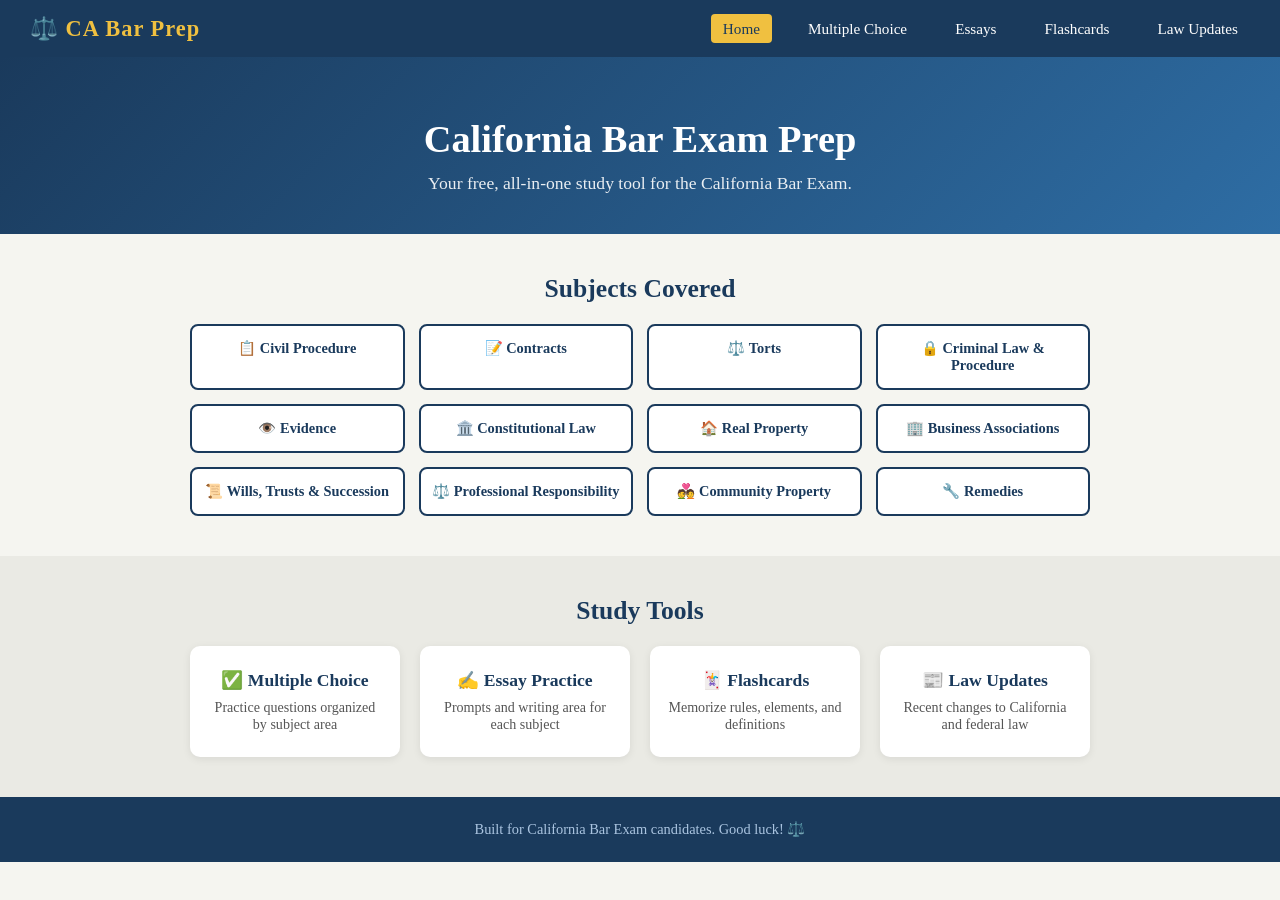
<file: index.html>
<!DOCTYPE html>
<html lang="en">
<head>
    <meta charset="UTF-8">
    <meta name="viewport" content="width=device-width, initial-scale=1.0">
    <title>California Bar Exam Prep</title>
    <link rel="stylesheet" href="style.css">
</head>
<body>

    <!-- HEADER AND NAVIGATION BAR -->
    <header>
        <div class="logo">⚖️ CA Bar Prep</div>
        <nav>
            <a href="index.html" class="active">Home</a>
            <a href="multiple-choice.html">Multiple Choice</a>
            <a href="essays.html">Essays</a>
            <a href="flashcards.html">Flashcards</a>
            <a href="law-updates.html">Law Updates</a>
        </nav>
    </header>

    <!-- MAIN CONTENT -->
    <main>
        <section class="hero">
            <h1>California Bar Exam Prep</h1>
            <p>Your free, all-in-one study tool for the California Bar Exam.</p>
        </section>

        <!-- SUBJECT AREAS -->
        <section class="subjects">
            <h2>Subjects Covered</h2>
            <div class="subject-grid">
                <div class="subject-card">📋 Civil Procedure</div>
                <div class="subject-card">📝 Contracts</div>
                <div class="subject-card">⚖️ Torts</div>
                <div class="subject-card">🔒 Criminal Law & Procedure</div>
                <div class="subject-card">👁️ Evidence</div>
                <div class="subject-card">🏛️ Constitutional Law</div>
                <div class="subject-card">🏠 Real Property</div>
                <div class="subject-card">🏢 Business Associations</div>
                <div class="subject-card">📜 Wills, Trusts & Succession</div>
                <div class="subject-card">⚖️ Professional Responsibility</div>
                <div class="subject-card">💑 Community Property</div>
                <div class="subject-card">🔧 Remedies</div>
            </div>
        </section>

        <!-- FEATURE CARDS -->
        <section class="features">
            <h2>Study Tools</h2>
            <div class="feature-grid">
                <a href="multiple-choice.html" class="feature-card">
                    <h3>✅ Multiple Choice</h3>
                    <p>Practice questions organized by subject area</p>
                </a>
                <a href="essays.html" class="feature-card">
                    <h3>✍️ Essay Practice</h3>
                    <p>Prompts and writing area for each subject</p>
                </a>
                <a href="flashcards.html" class="feature-card">
                    <h3>🃏 Flashcards</h3>
                    <p>Memorize rules, elements, and definitions</p>
                </a>
                <a href="law-updates.html" class="feature-card">
                    <h3>📰 Law Updates</h3>
                    <p>Recent changes to California and federal law</p>
                </a>
            </div>
        </section>
    </main>

    <!-- FOOTER -->
    <footer>
        <p>Built for California Bar Exam candidates. Good luck! ⚖️</p>
    </footer>

</body>
</html>
</file>
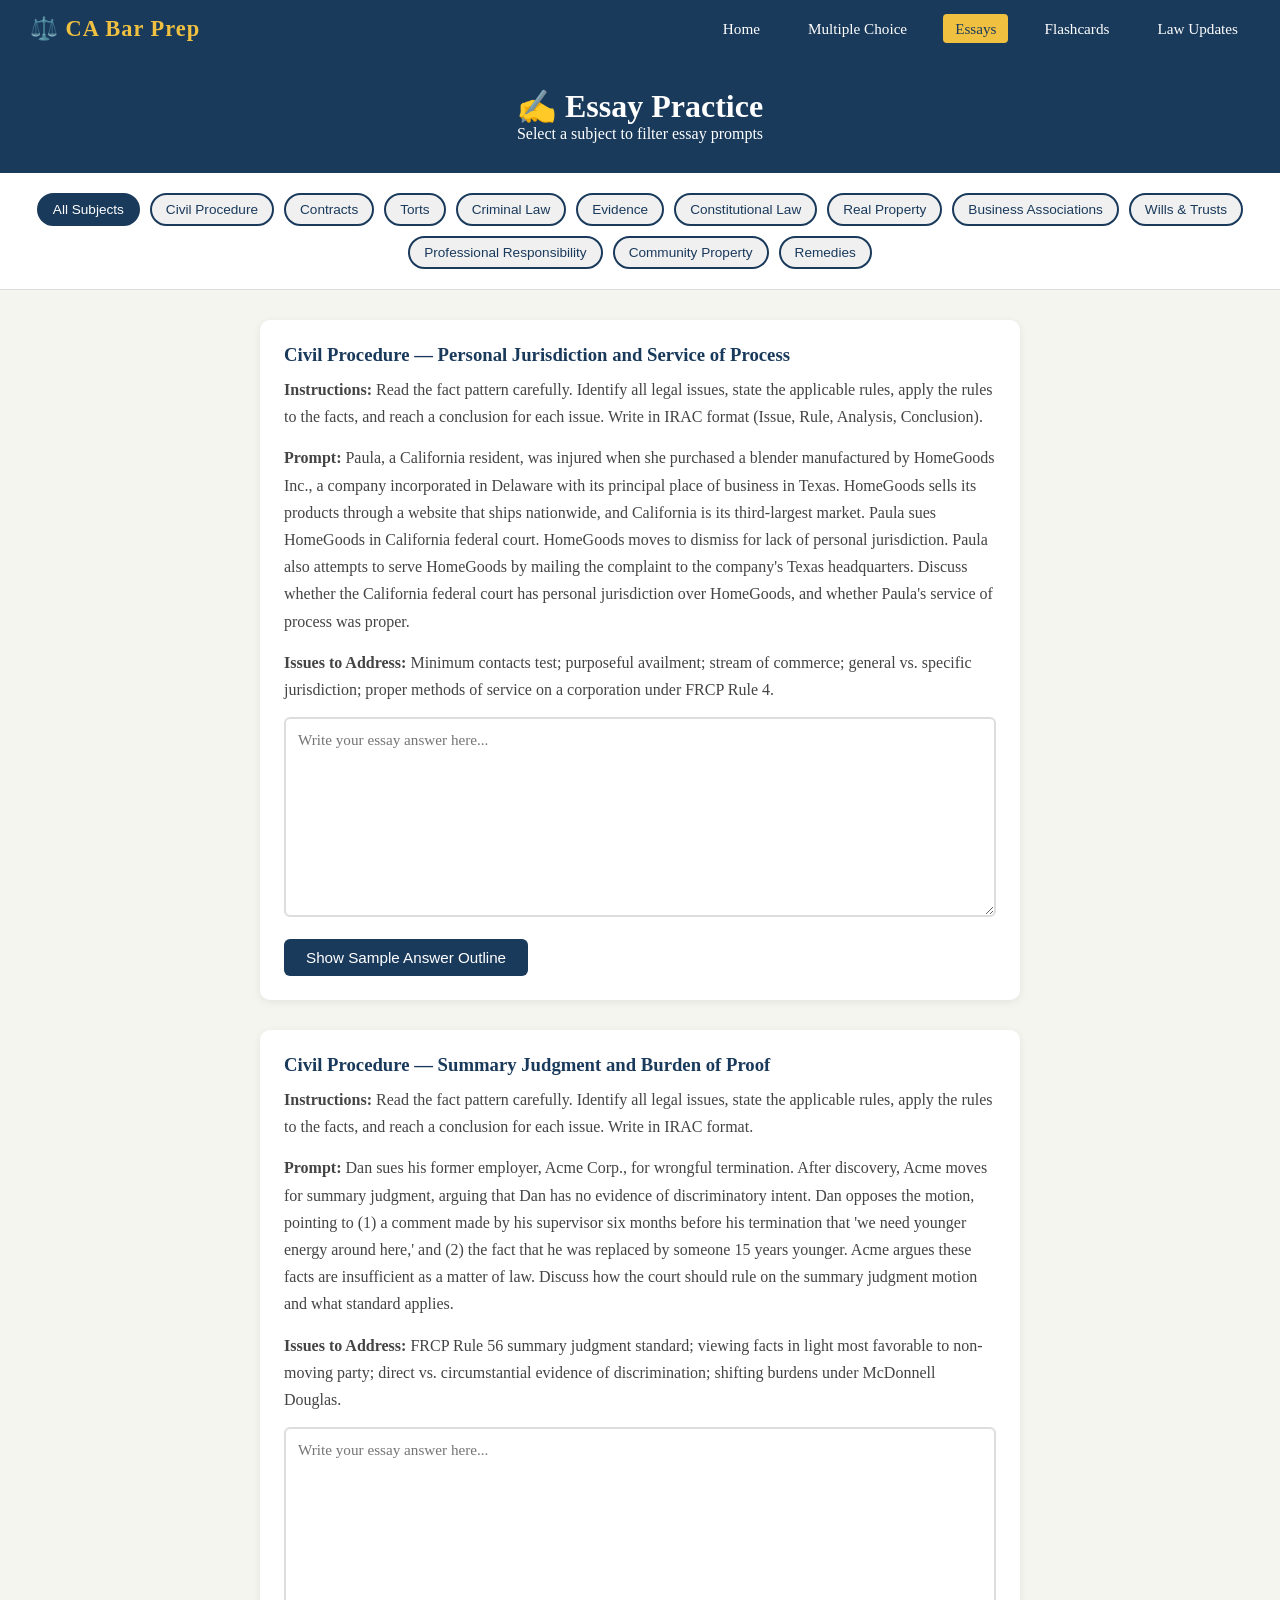
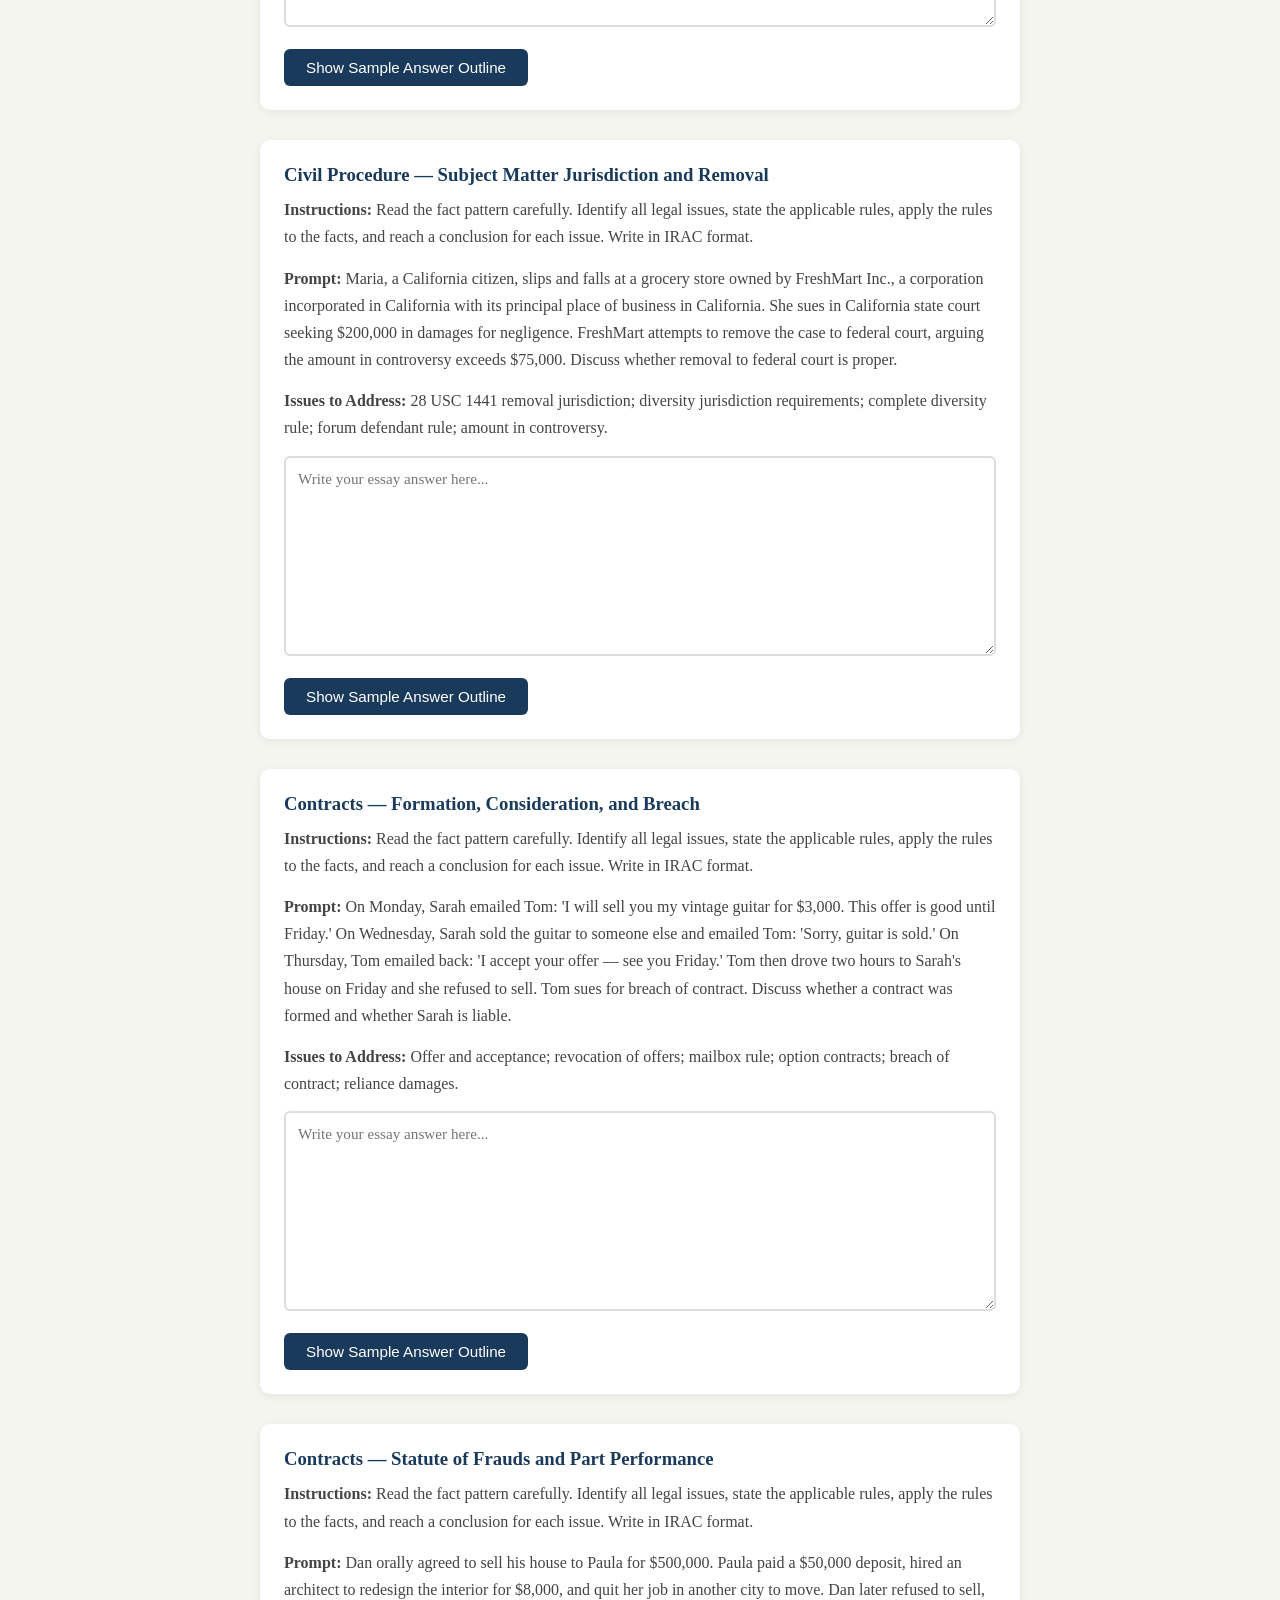
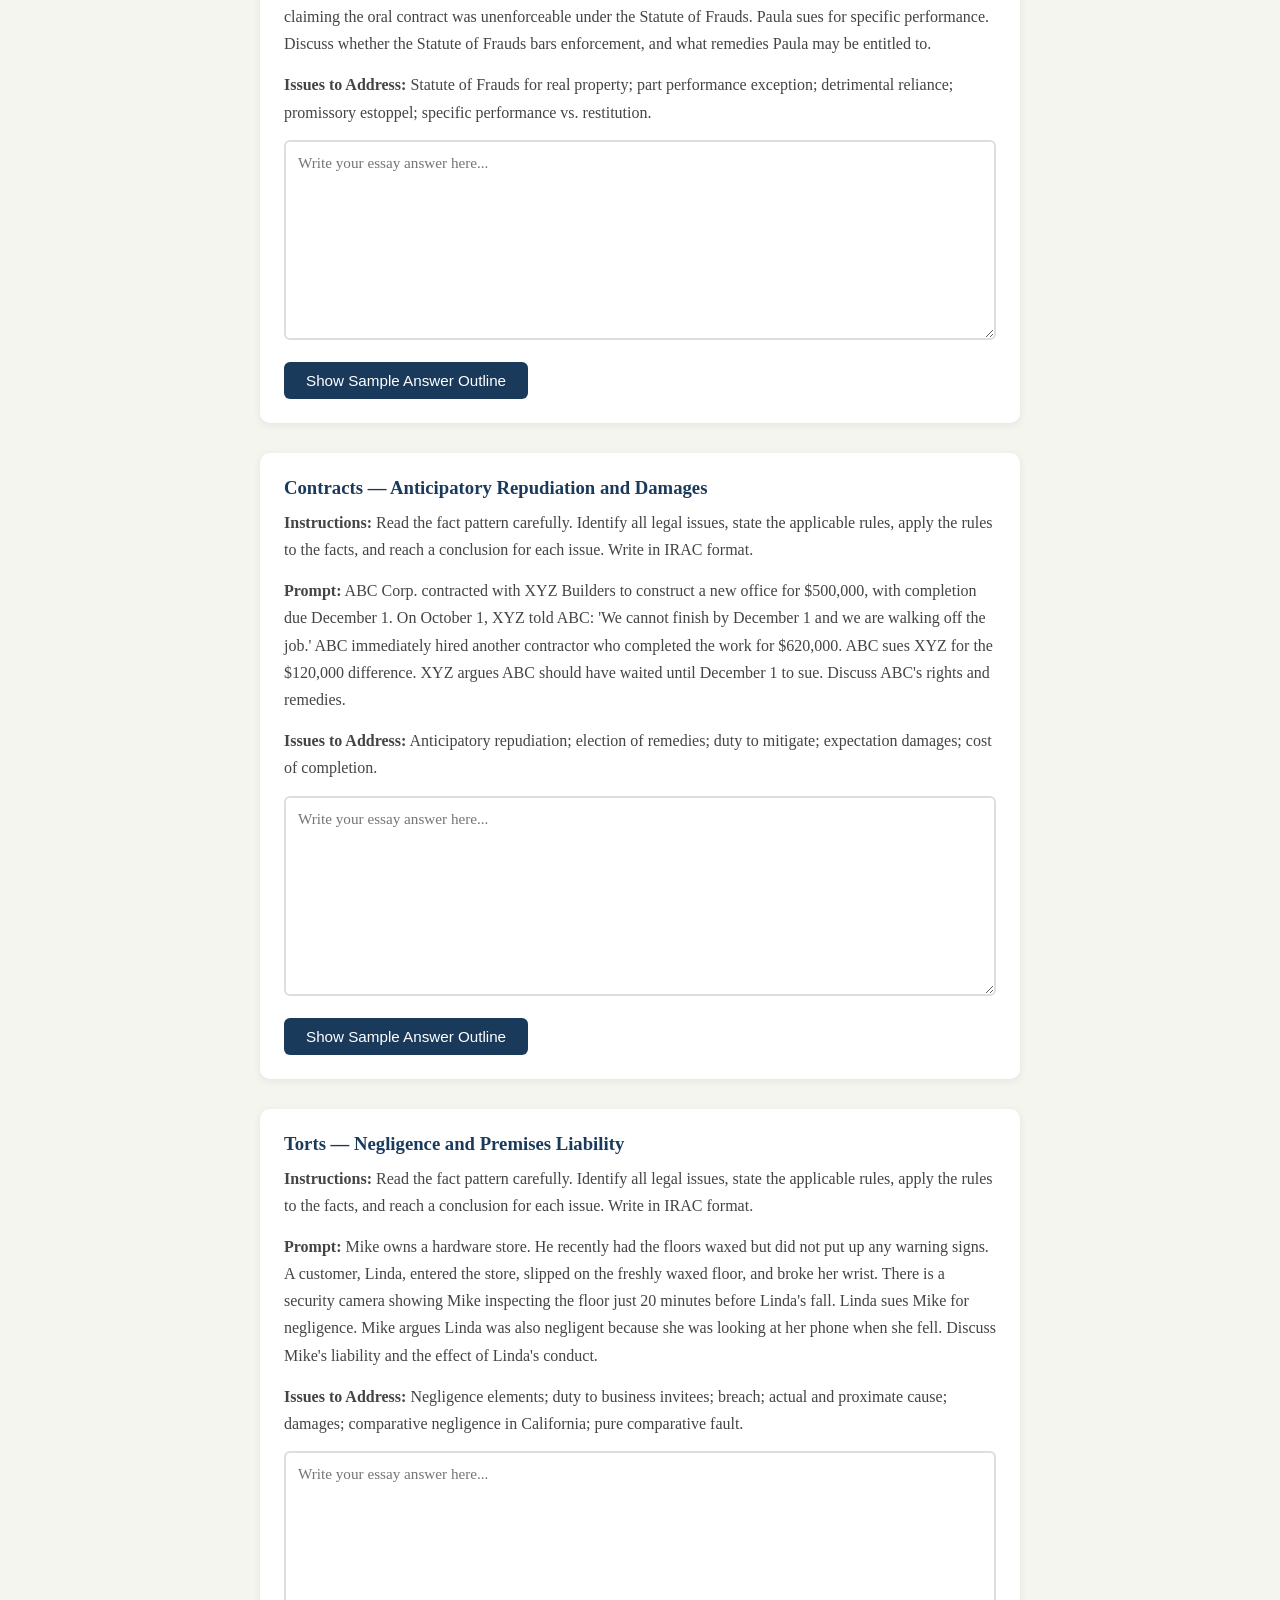
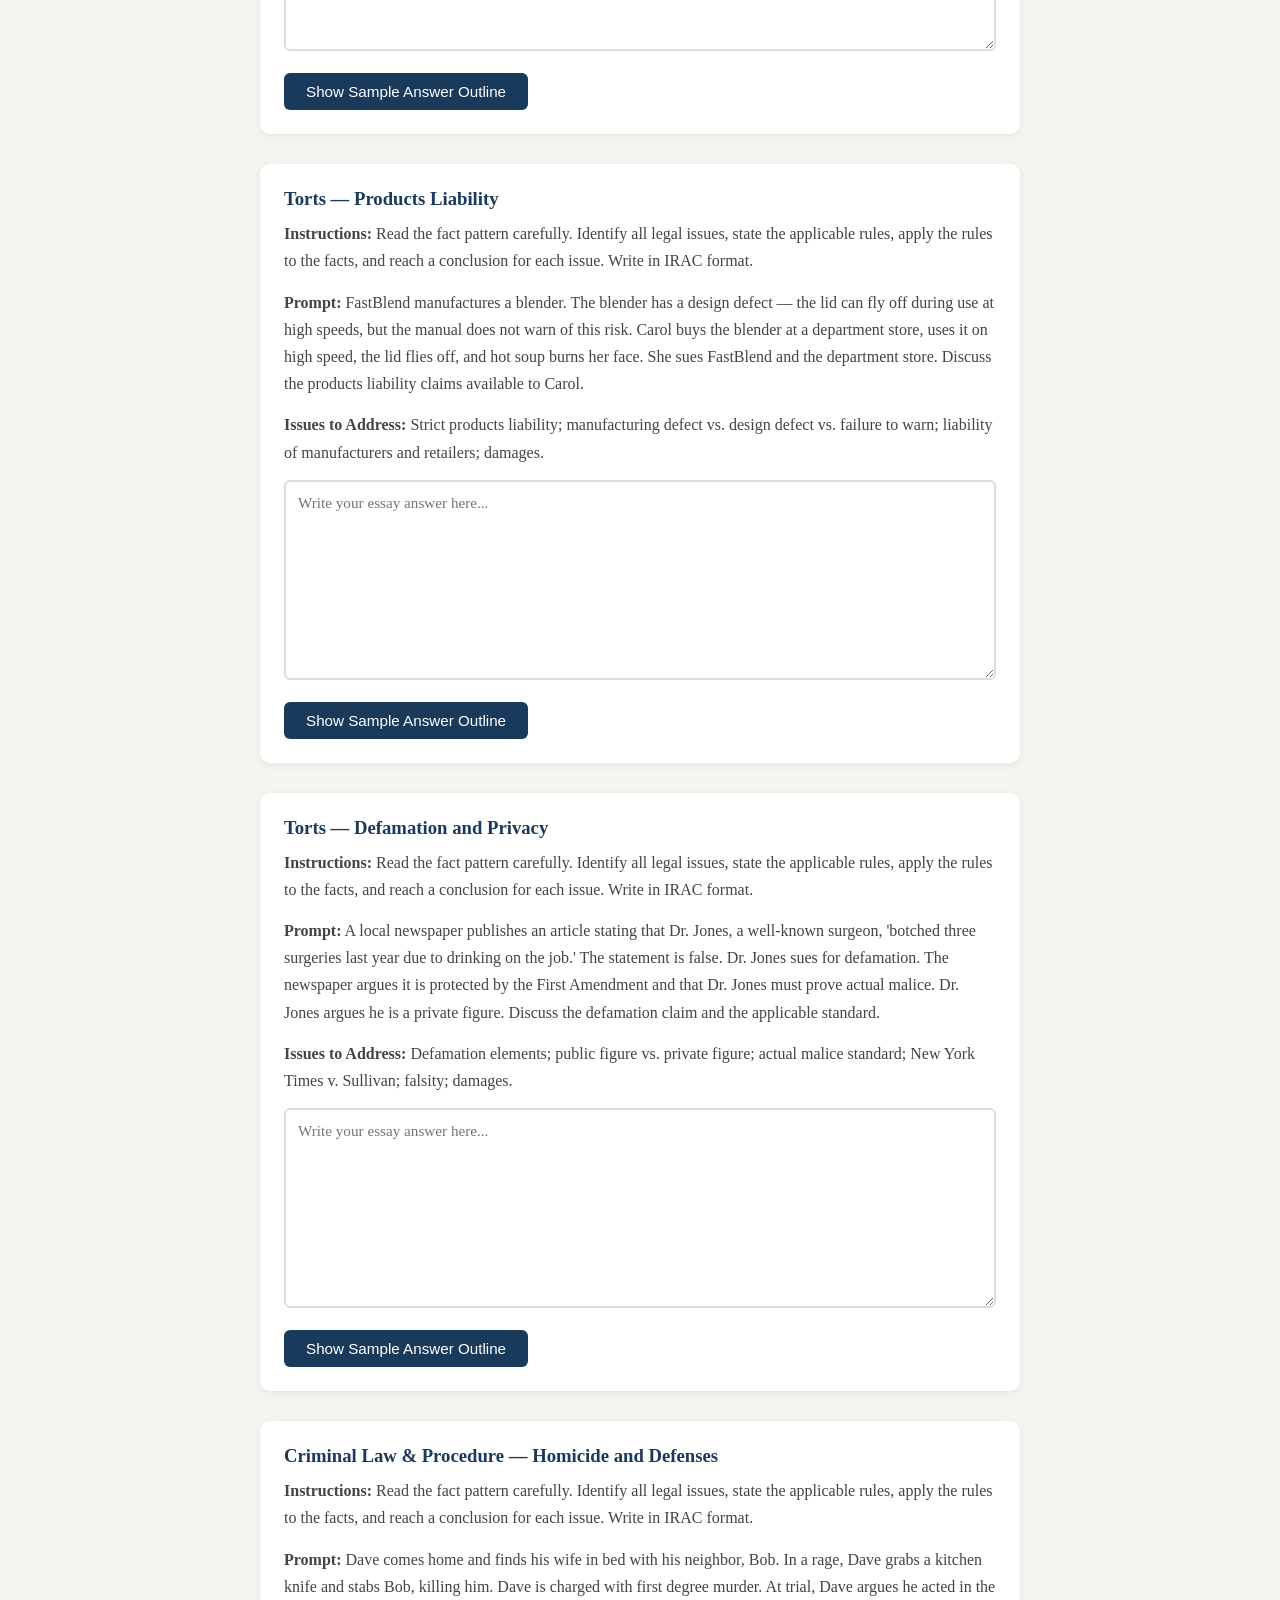
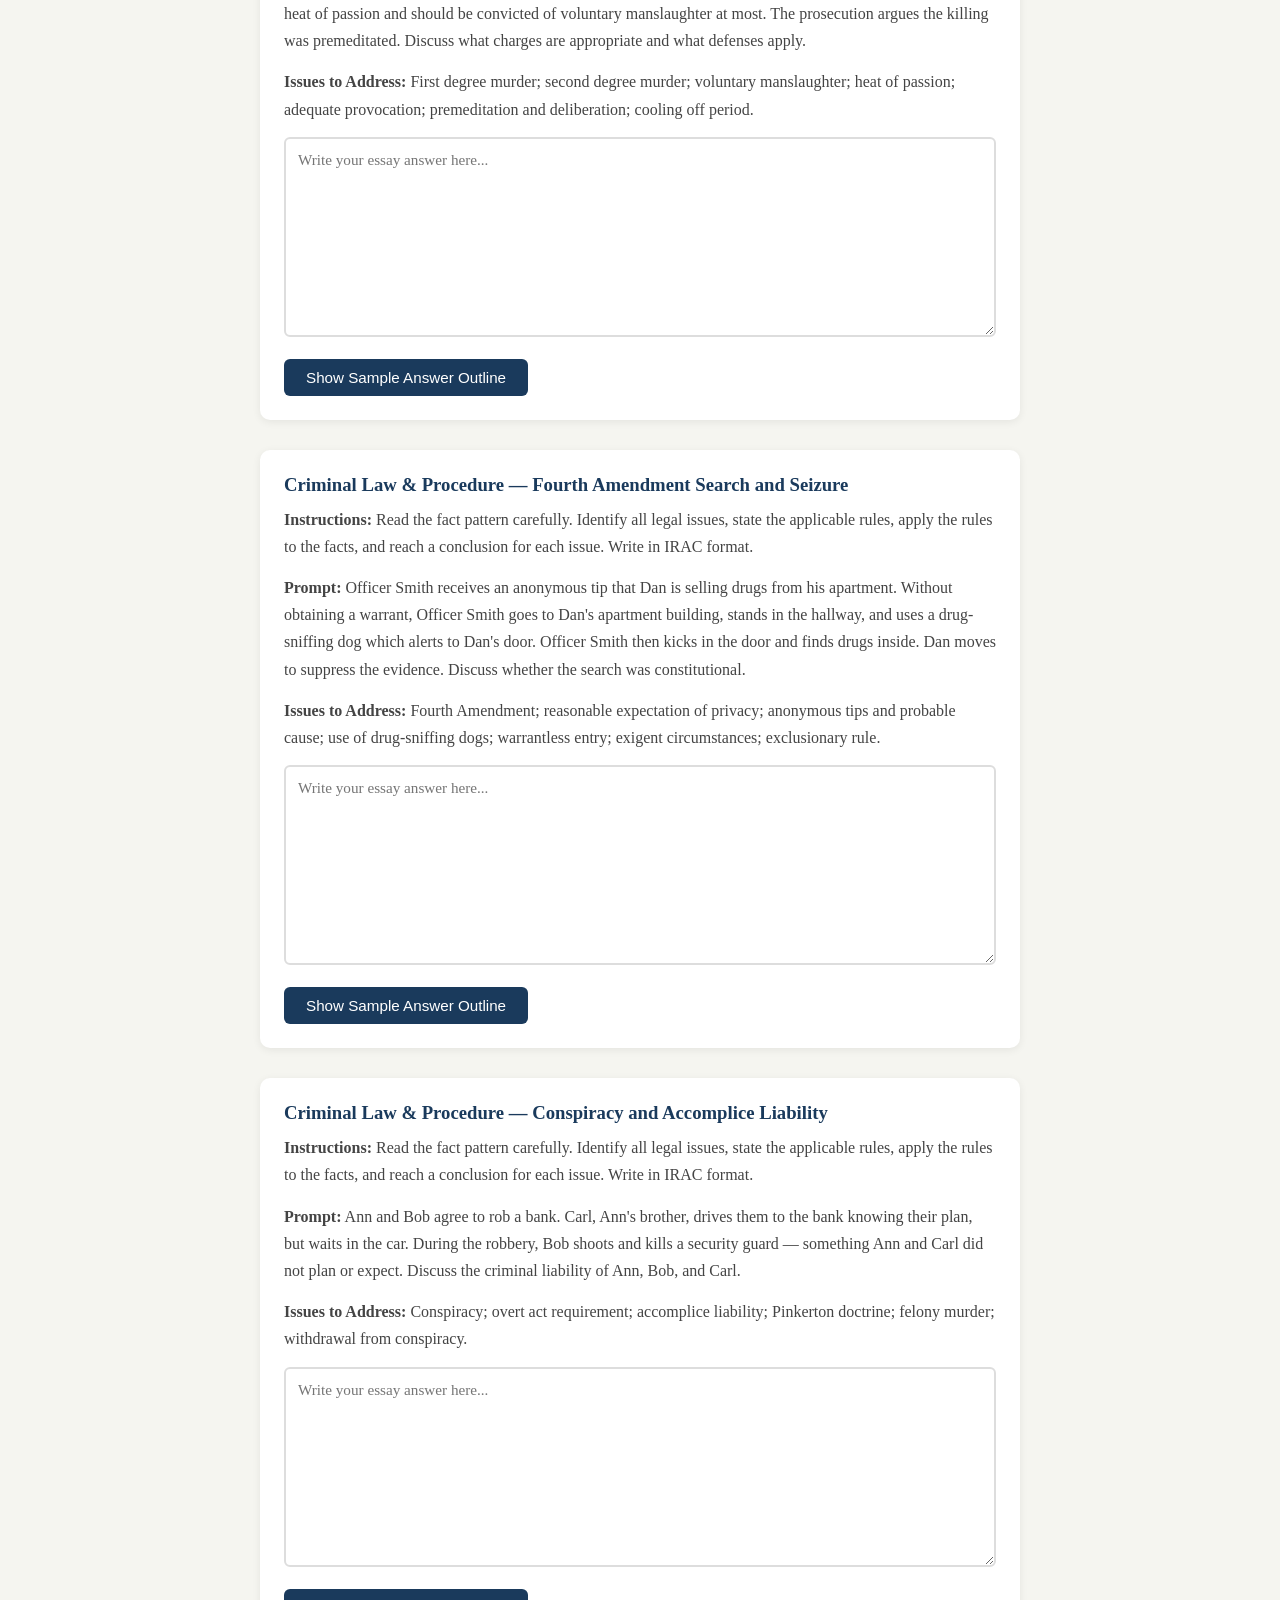
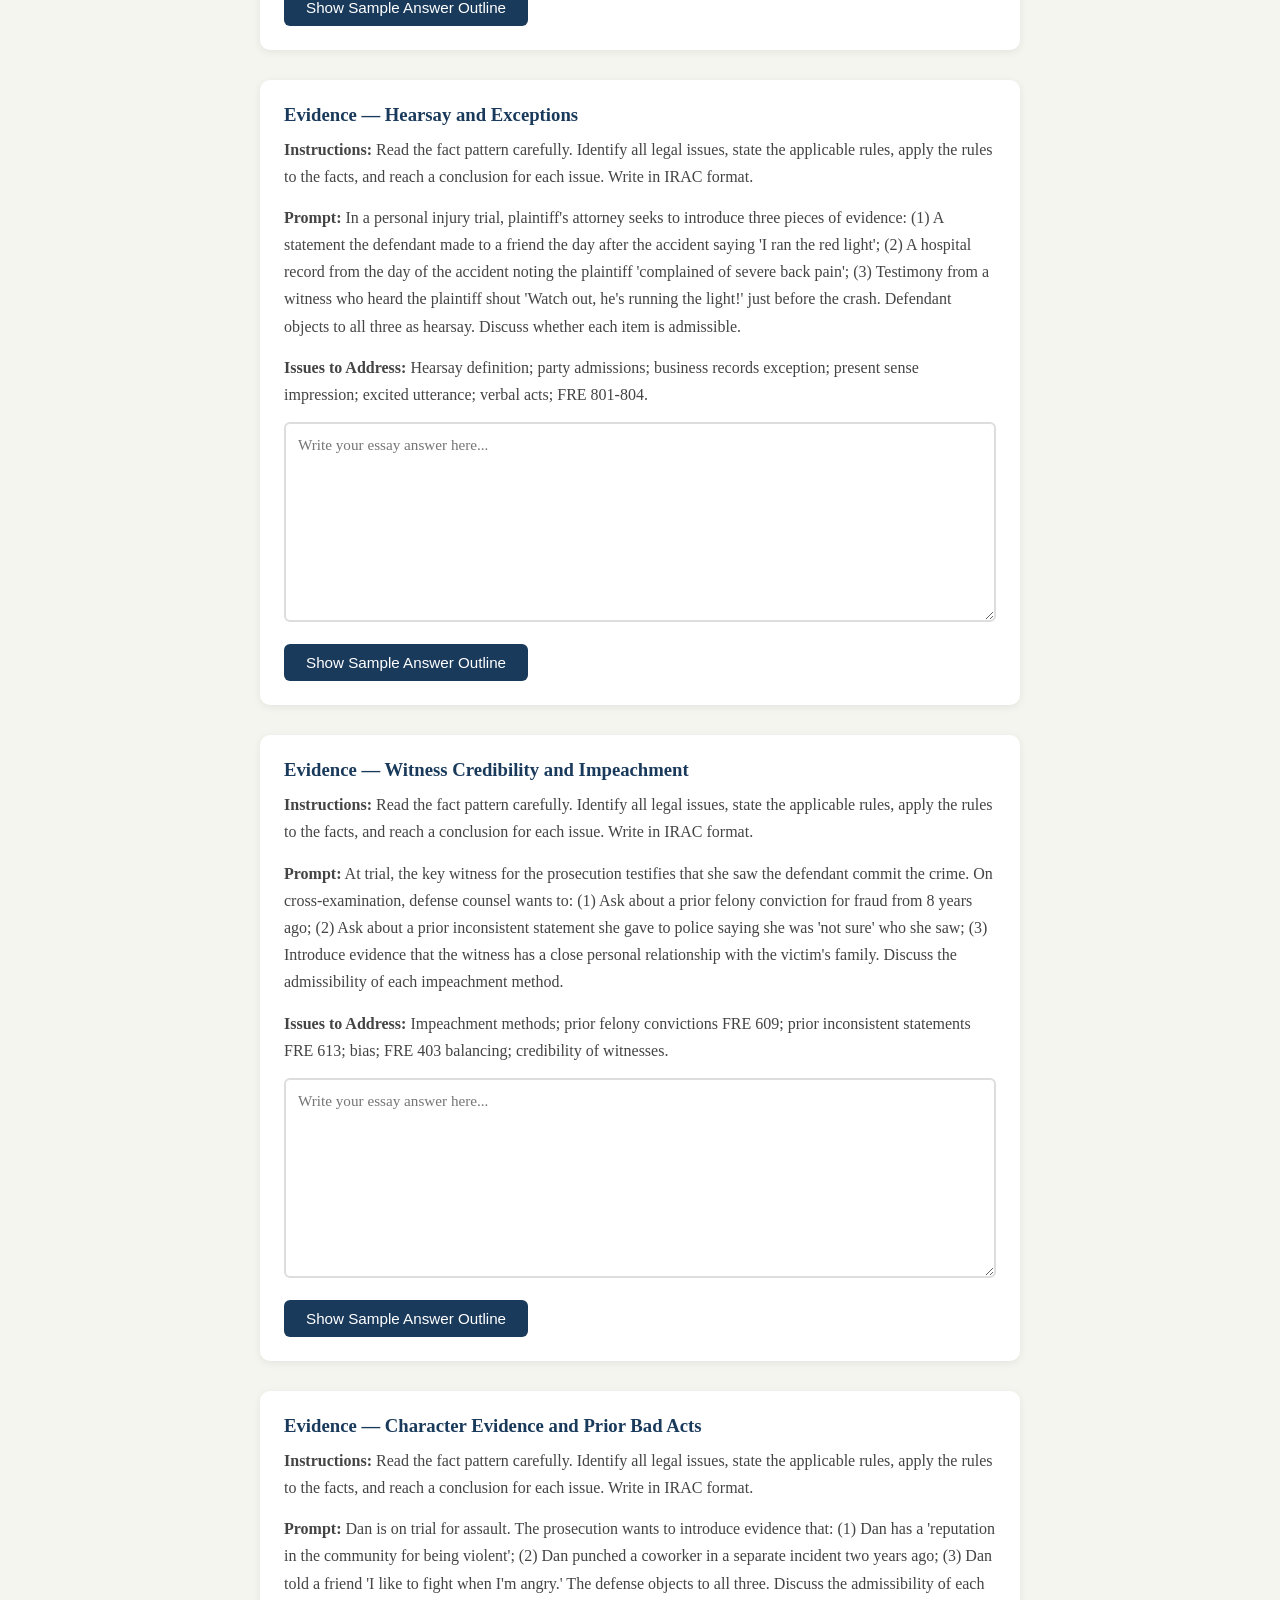
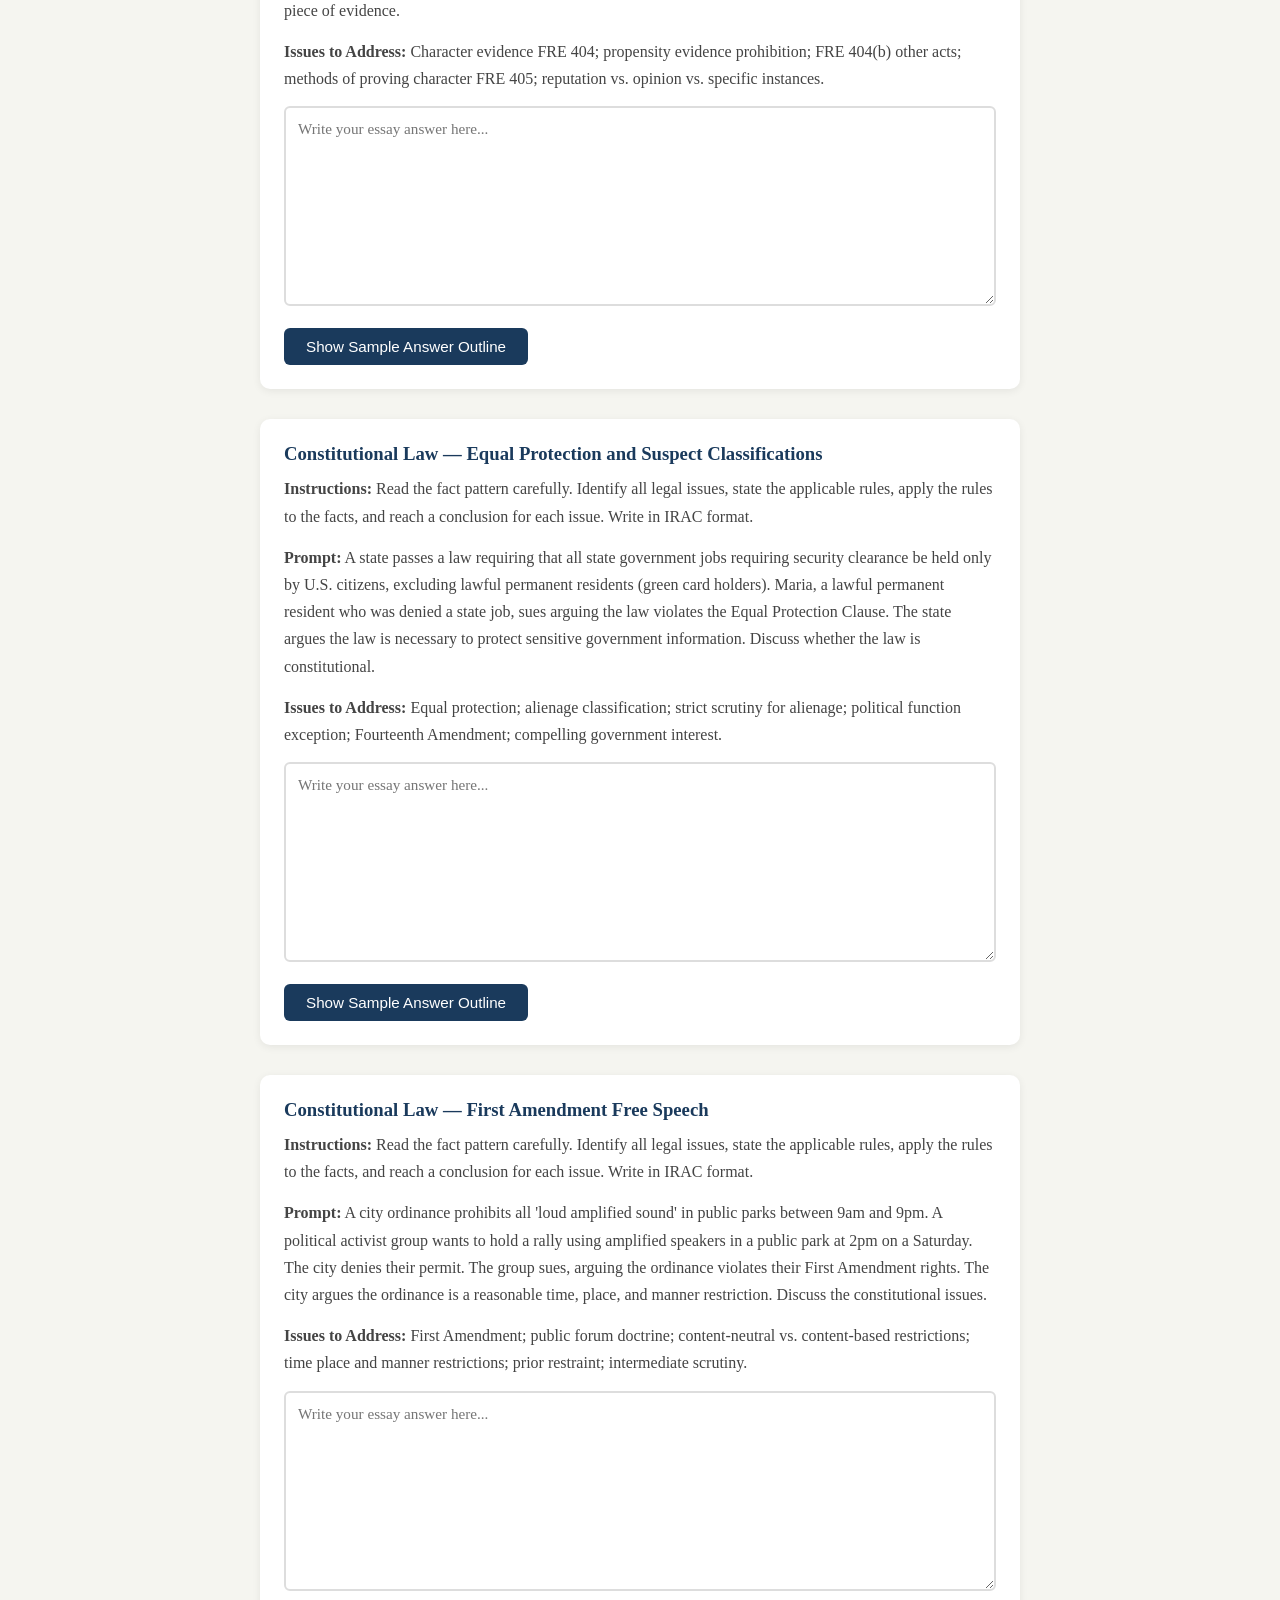
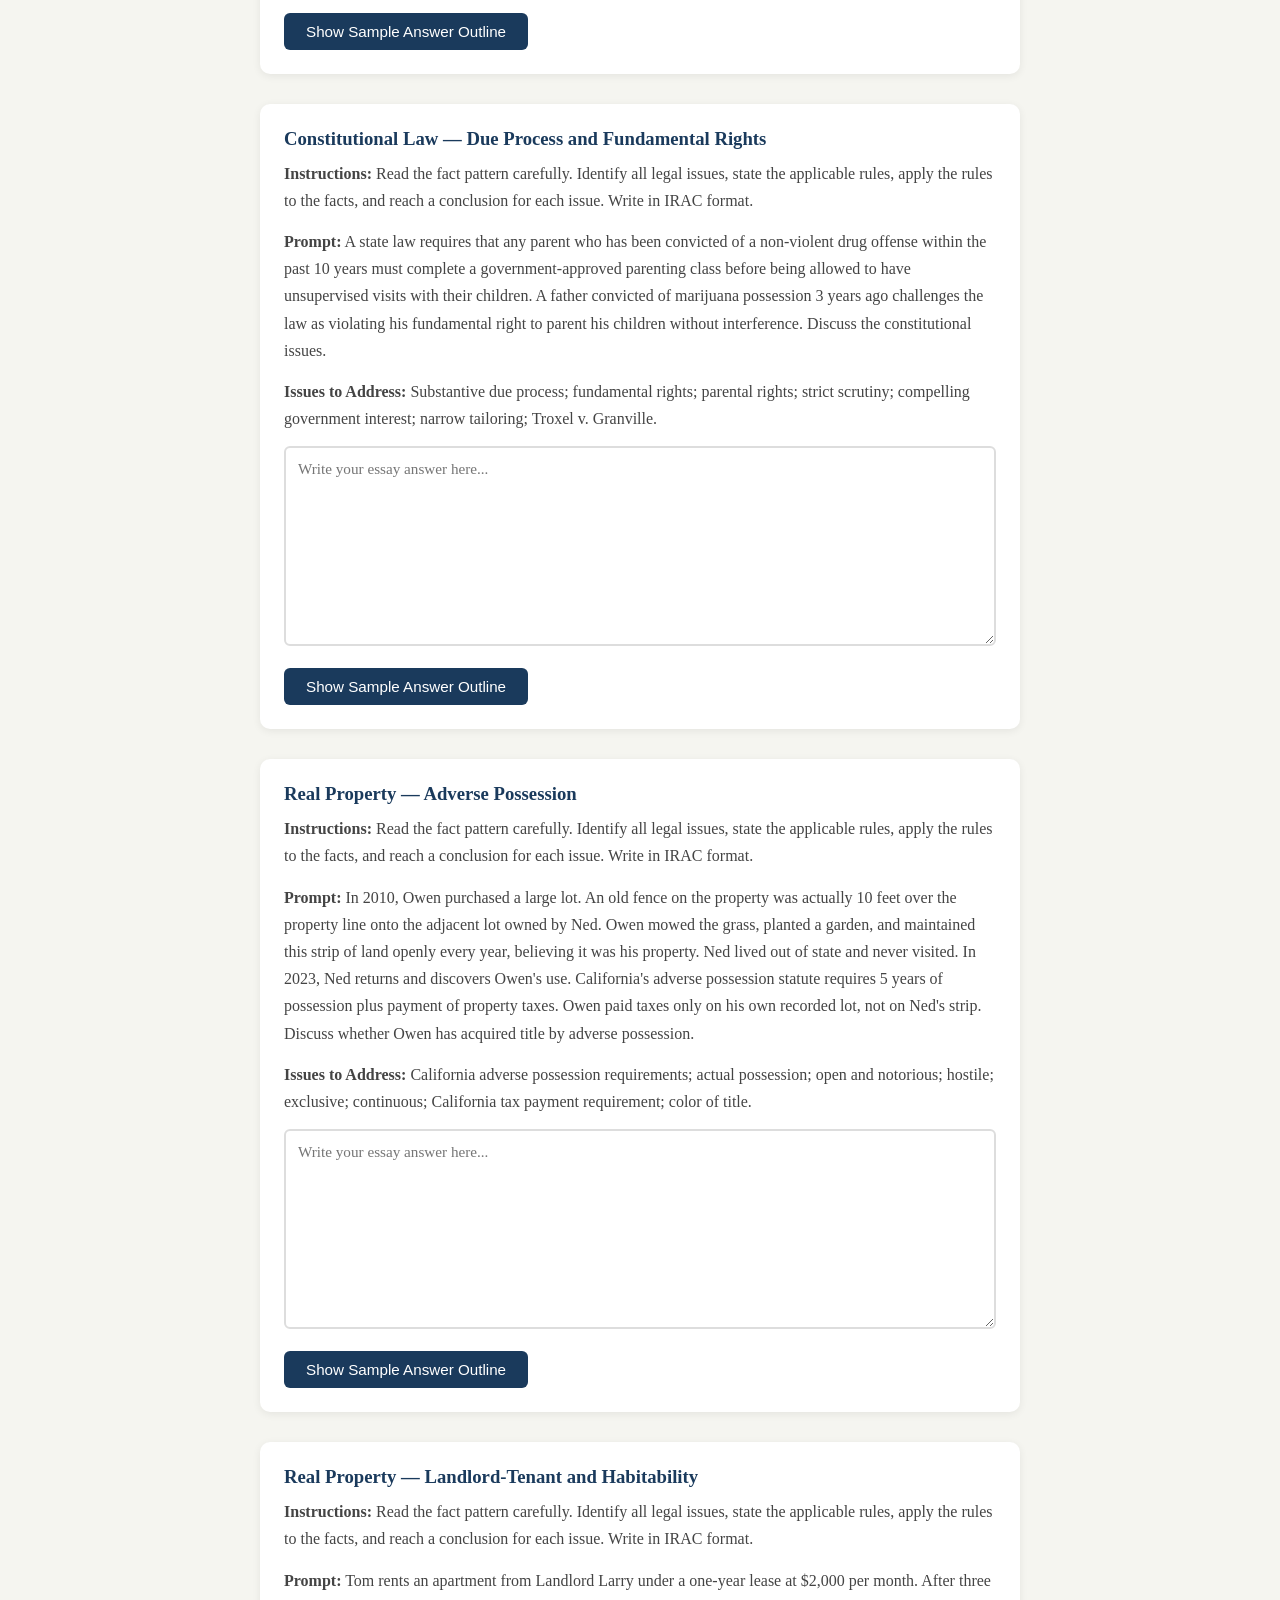
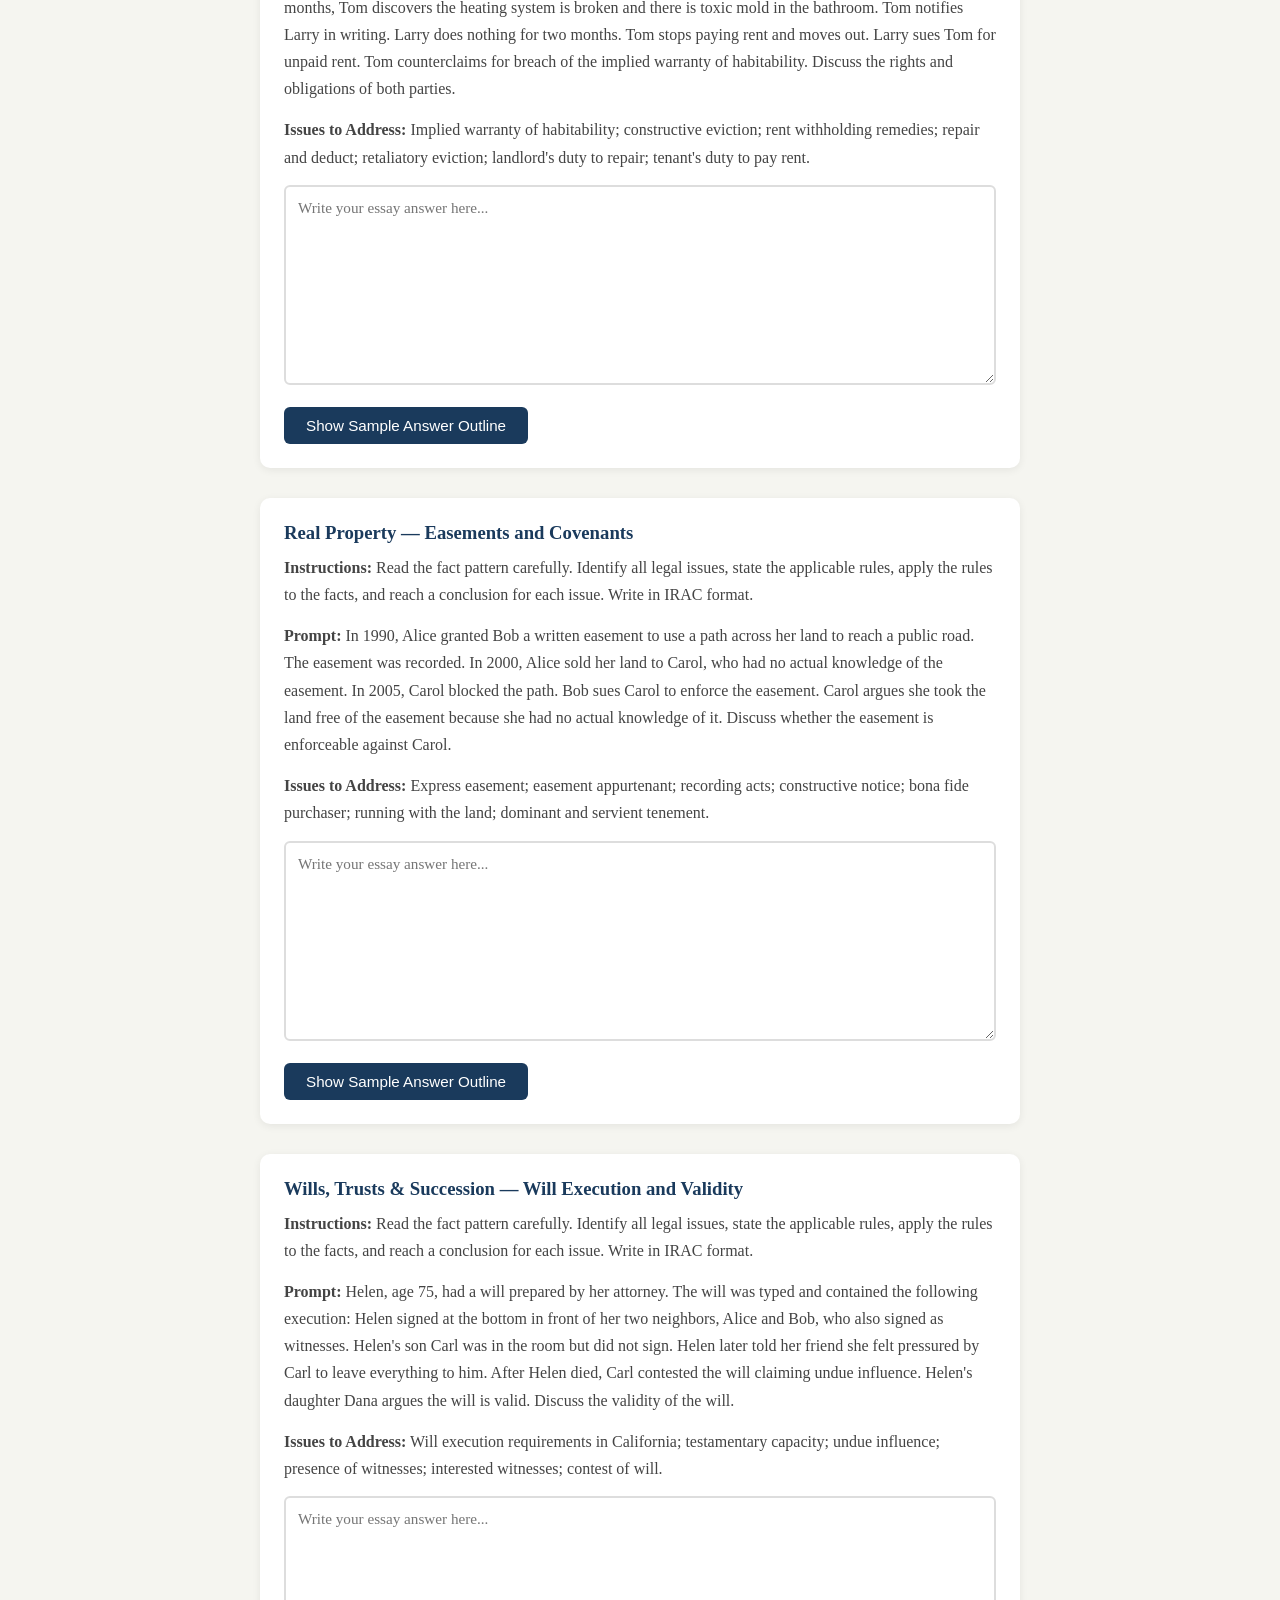
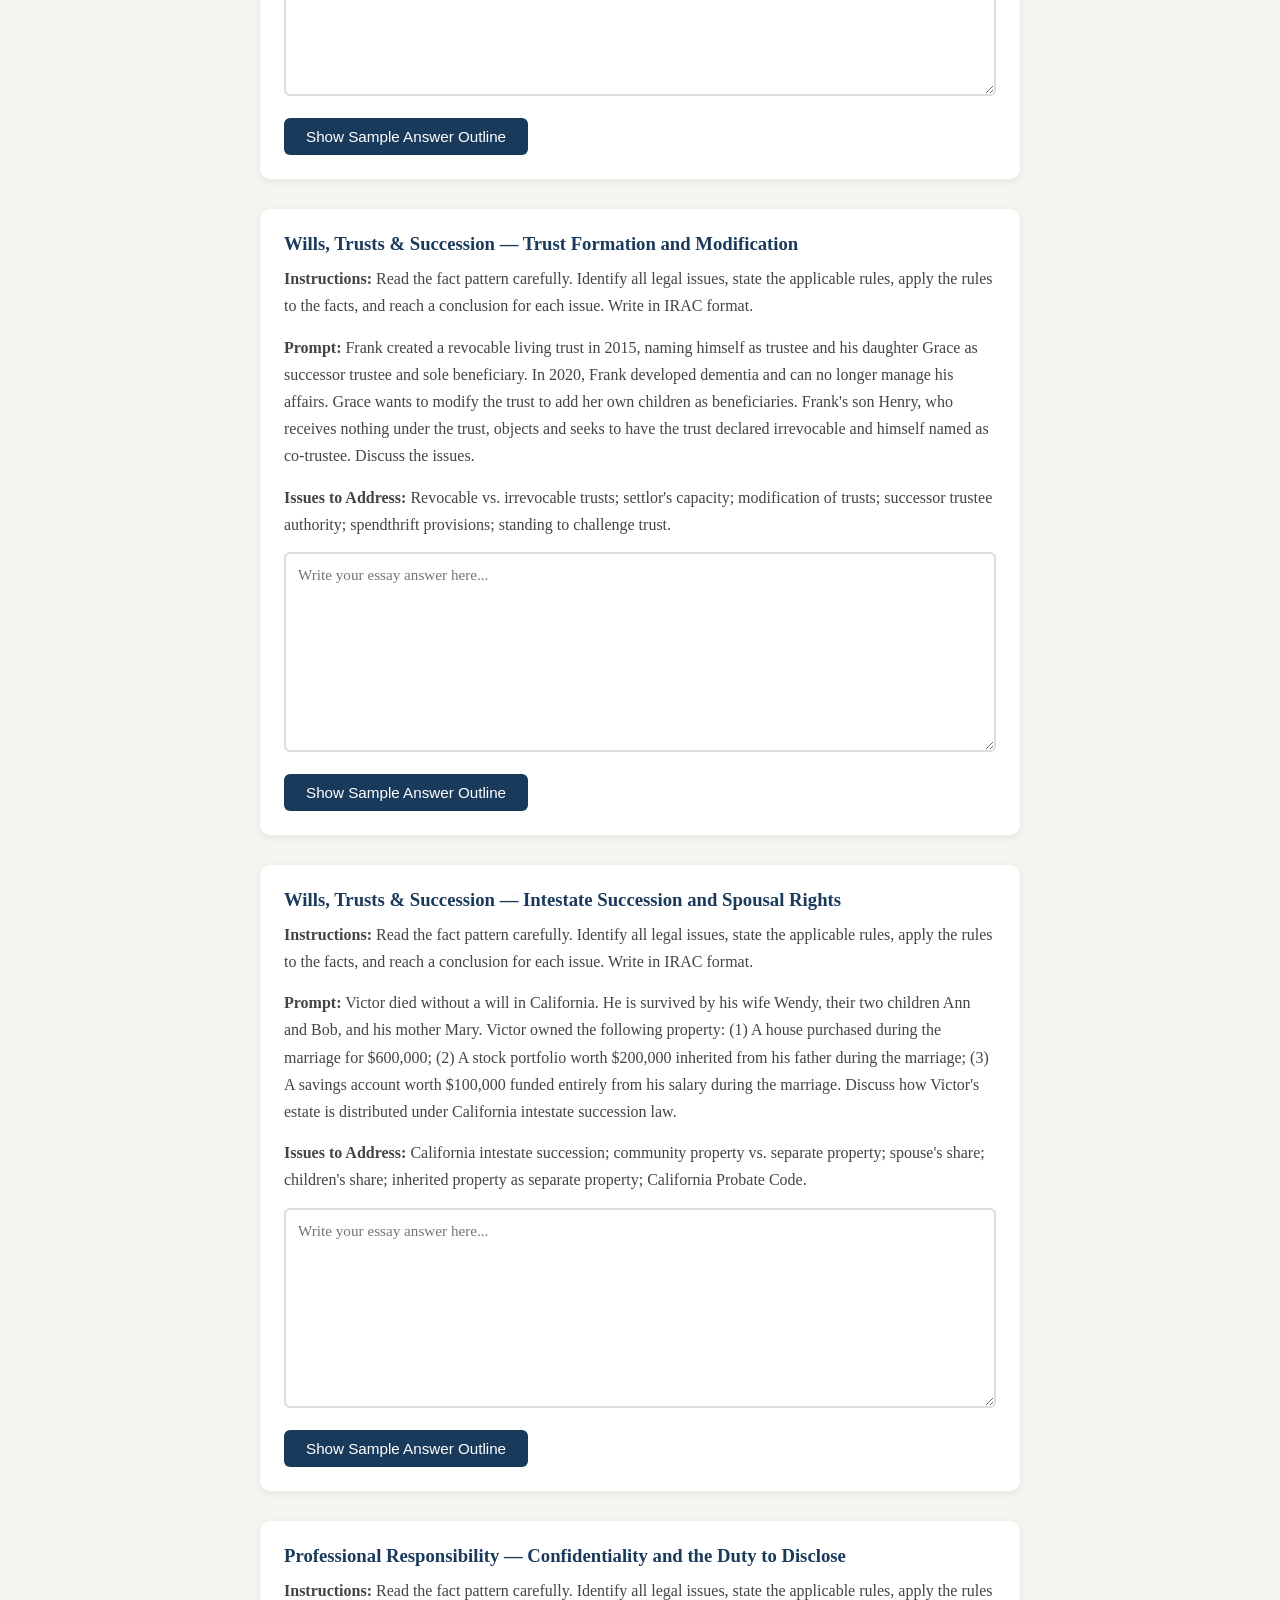
<file: essays.html>
<!DOCTYPE html>
<html lang="en">
<head>
    <meta charset="UTF-8">
    <meta name="viewport" content="width=device-width, initial-scale=1.0">
    <title>Essay Practice — CA Bar Prep</title>
    <link rel="stylesheet" href="style.css">
</head>
<body>

    <!-- HEADER -->
    <header>
        <div class="logo">⚖️ CA Bar Prep</div>
        <nav>
            <a href="index.html">Home</a>
            <a href="multiple-choice.html">Multiple Choice</a>
            <a href="essays.html" class="active">Essays</a>
            <a href="flashcards.html">Flashcards</a>
            <a href="law-updates.html">Law Updates</a>
        </nav>
    </header>

    <!-- PAGE TITLE -->
    <div class="page-title">
        <h1>✍️ Essay Practice</h1>
        <p>Select a subject to filter essay prompts</p>
    </div>

    <!-- SUBJECT FILTER BUTTONS -->
    <div class="filter-bar">
        <button class="filter-btn active" onclick="filterEssays('all')">All Subjects</button>
        <button class="filter-btn" onclick="filterEssays('civil-procedure')">Civil Procedure</button>
        <button class="filter-btn" onclick="filterEssays('contracts')">Contracts</button>
        <button class="filter-btn" onclick="filterEssays('torts')">Torts</button>
        <button class="filter-btn" onclick="filterEssays('criminal')">Criminal Law</button>
        <button class="filter-btn" onclick="filterEssays('evidence')">Evidence</button>
        <button class="filter-btn" onclick="filterEssays('constitutional')">Constitutional Law</button>
        <button class="filter-btn" onclick="filterEssays('real-property')">Real Property</button>
        <button class="filter-btn" onclick="filterEssays('business')">Business Associations</button>
        <button class="filter-btn" onclick="filterEssays('wills')">Wills & Trusts</button>
        <button class="filter-btn" onclick="filterEssays('professional')">Professional Responsibility</button>
        <button class="filter-btn" onclick="filterEssays('community')">Community Property</button>
        <button class="filter-btn" onclick="filterEssays('remedies')">Remedies</button>
    </div>

    <!-- ESSAYS AREA -->
    <div class="essay-container" id="essays-area"></div>

    <script src="essays.js"></script>
    <script>
        function renderEssays(filter) {
            const area = document.getElementById('essays-area');
            const filtered = filter === 'all'
                ? essays
                : essays.filter(e => e.subject === filter);

            if (filtered.length === 0) {
                area.innerHTML = '<p style="text-align:center;padding:40px;color:#888;">No essays found for this subject yet.</p>';
                return;
            }

            area.innerHTML = filtered.map((e, i) => `
                <div class="essay-card">
                    <h3>${e.subjectLabel} — ${e.title}</h3>
                    <p><strong>Instructions:</strong> ${e.instructions}</p>
                    <p><strong>Prompt:</strong> ${e.prompt}</p>
                    <p><strong>Issues to Address:</strong> ${e.issues}</p>
                    <textarea placeholder="Write your essay answer here..."></textarea>
                    <div style="margin-top:10px;">
                        <button class="check-btn" onclick="toggleSampleAnswer(${i})">Show Sample Answer Outline</button>
                        <div id="sample-${i}" style="display:none; margin-top:12px; padding:14px; background:#f0f7ff; border-radius:6px; line-height:1.7; color:#333;">
                            <strong>Sample Answer Outline:</strong><br>${e.sampleAnswer}
                        </div>
                    </div>
                </div>
            `).join('');
        }

        function toggleSampleAnswer(index) {
            const div = document.getElementById(`sample-${index}`);
            div.style.display = div.style.display === 'none' ? 'block' : 'none';
        }

        function filterEssays(subject) {
            document.querySelectorAll('.filter-btn').forEach(btn => btn.classList.remove('active'));
            event.target.classList.add('active');
            renderEssays(subject);
        }

        renderEssays('all');
    </script>

</body>
</html>
</file>
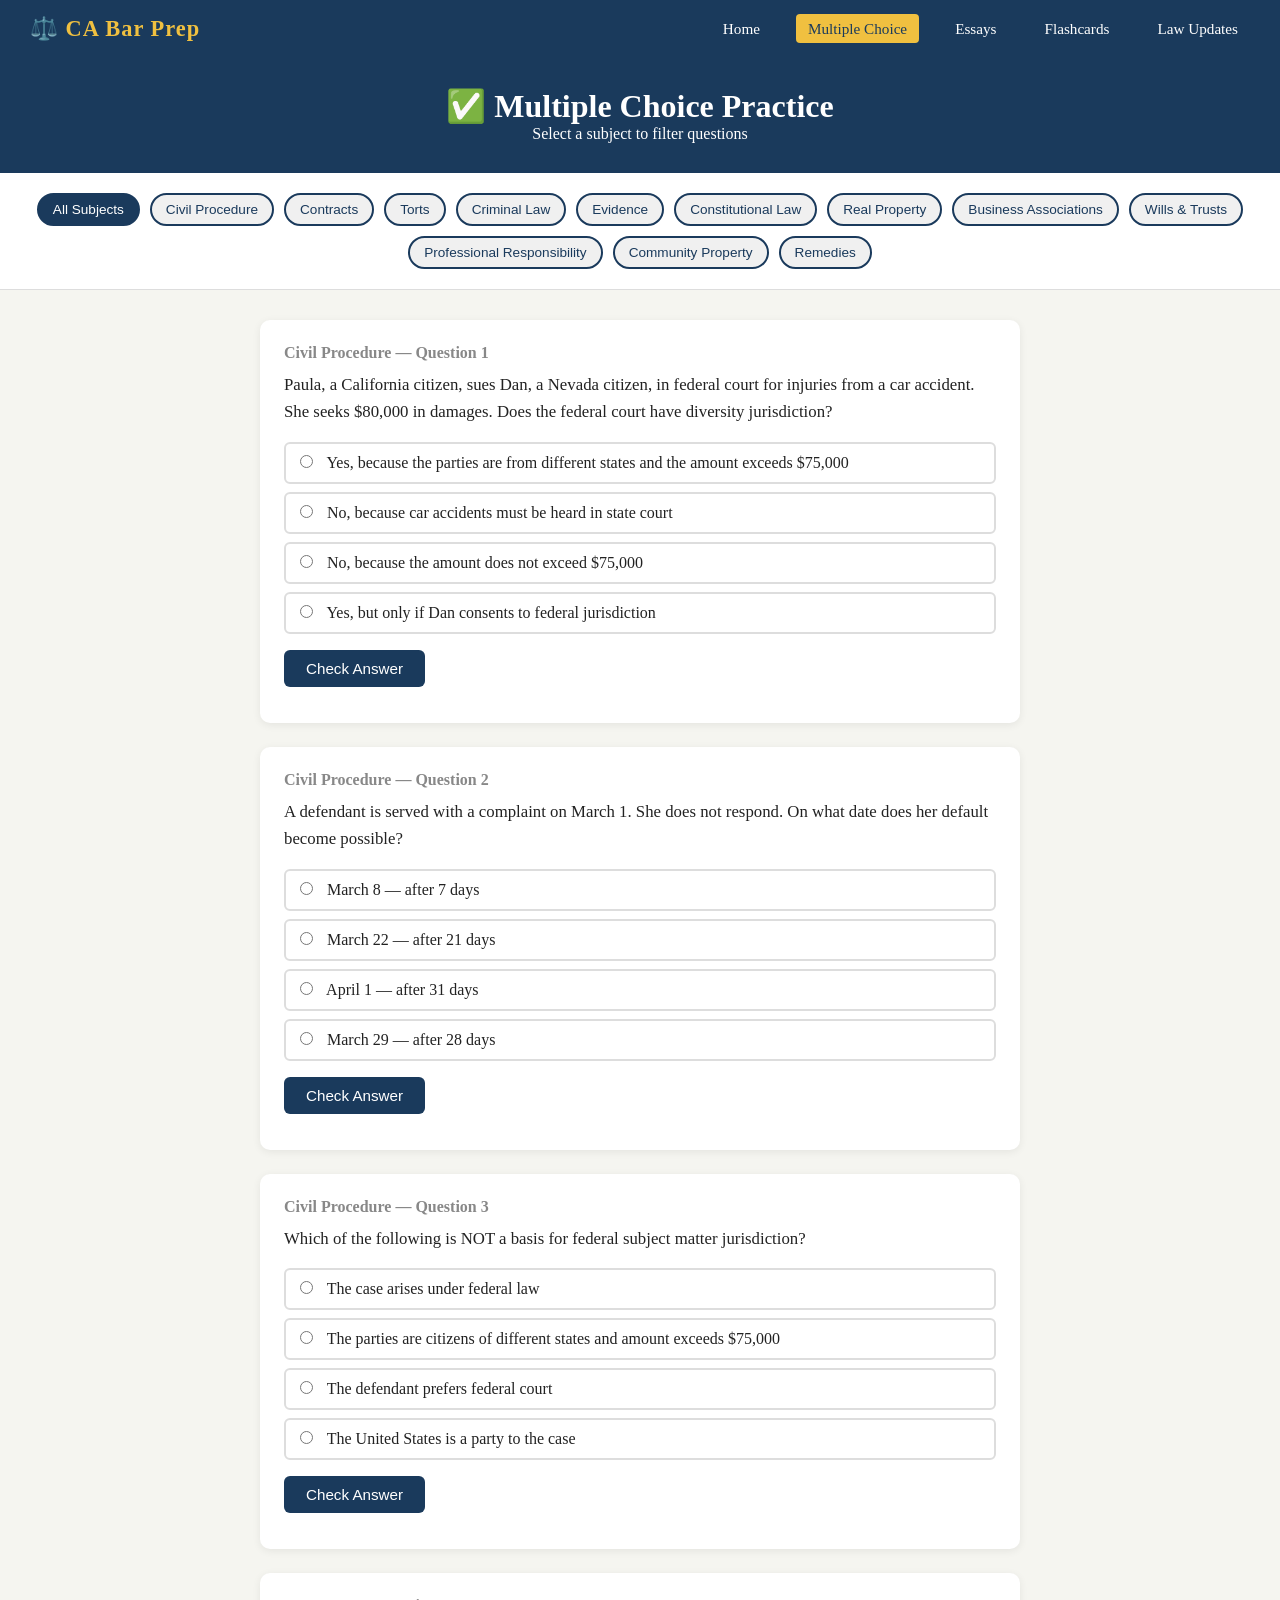
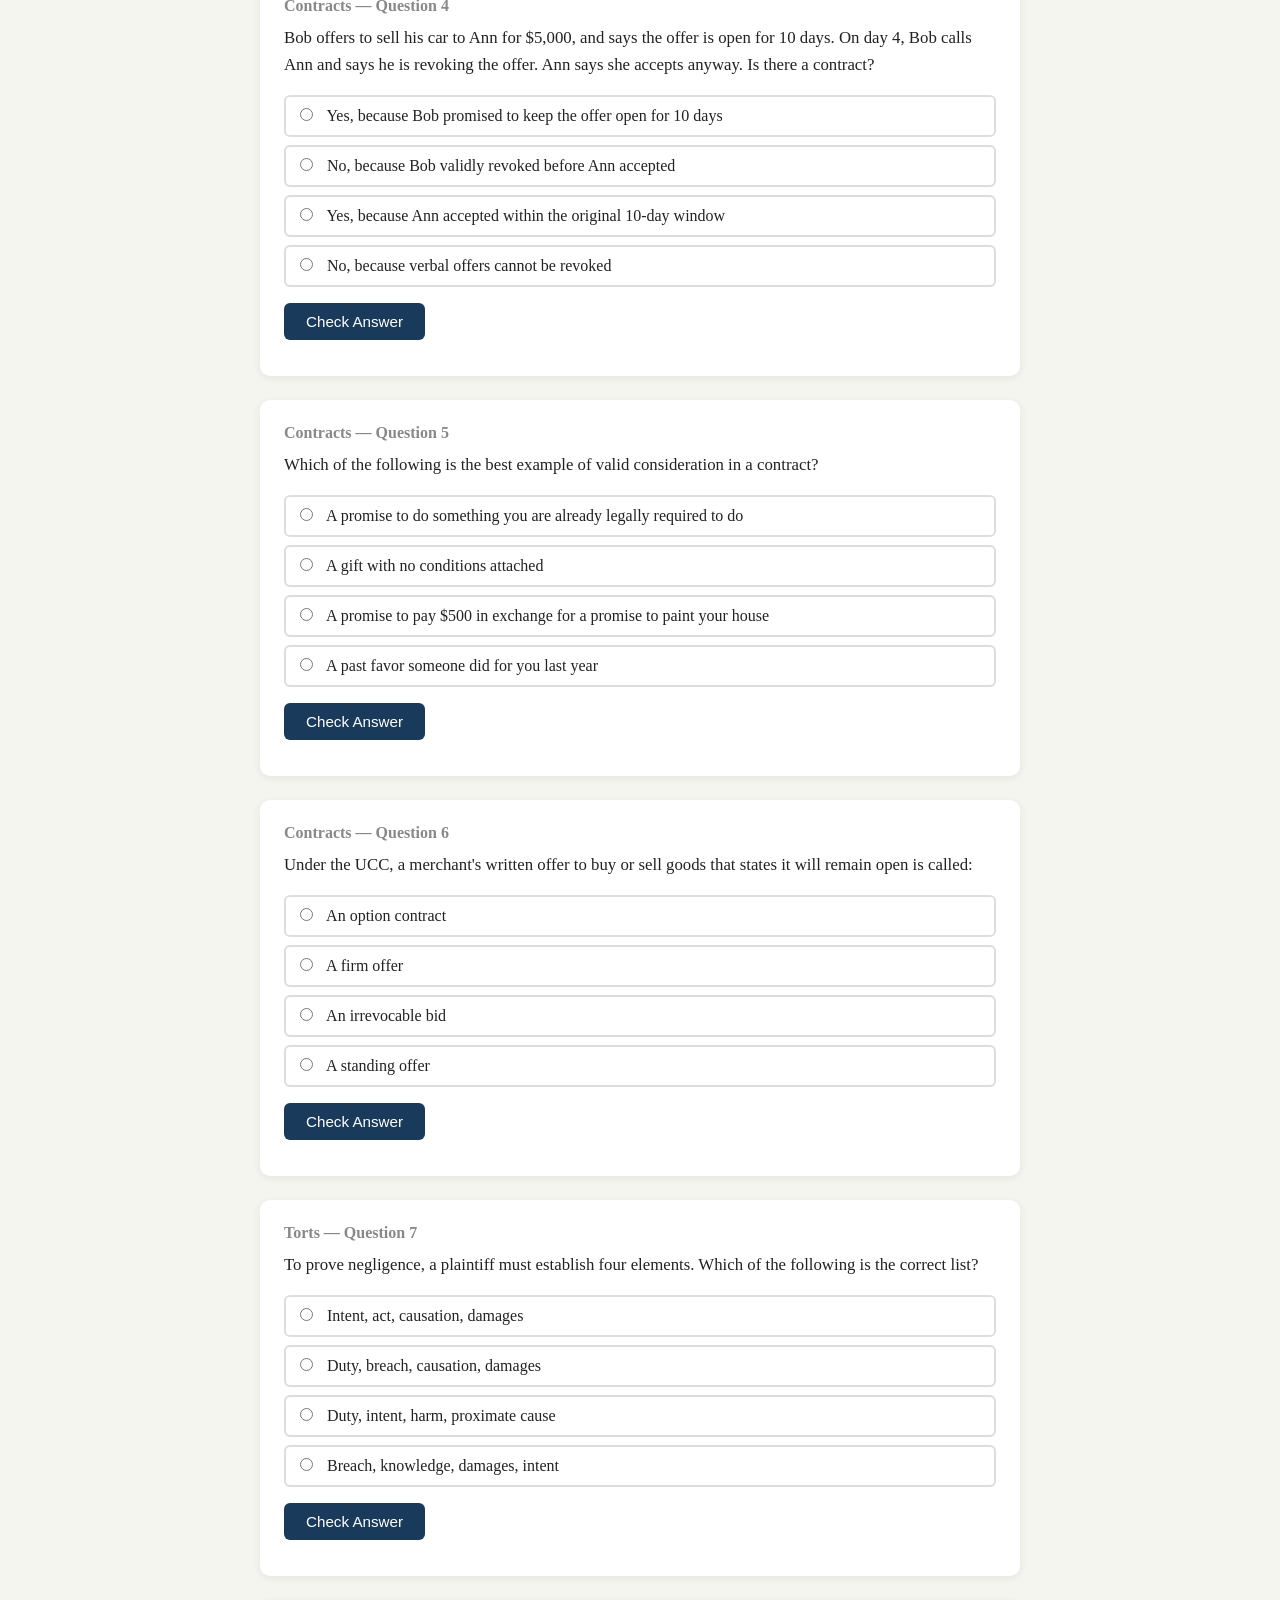
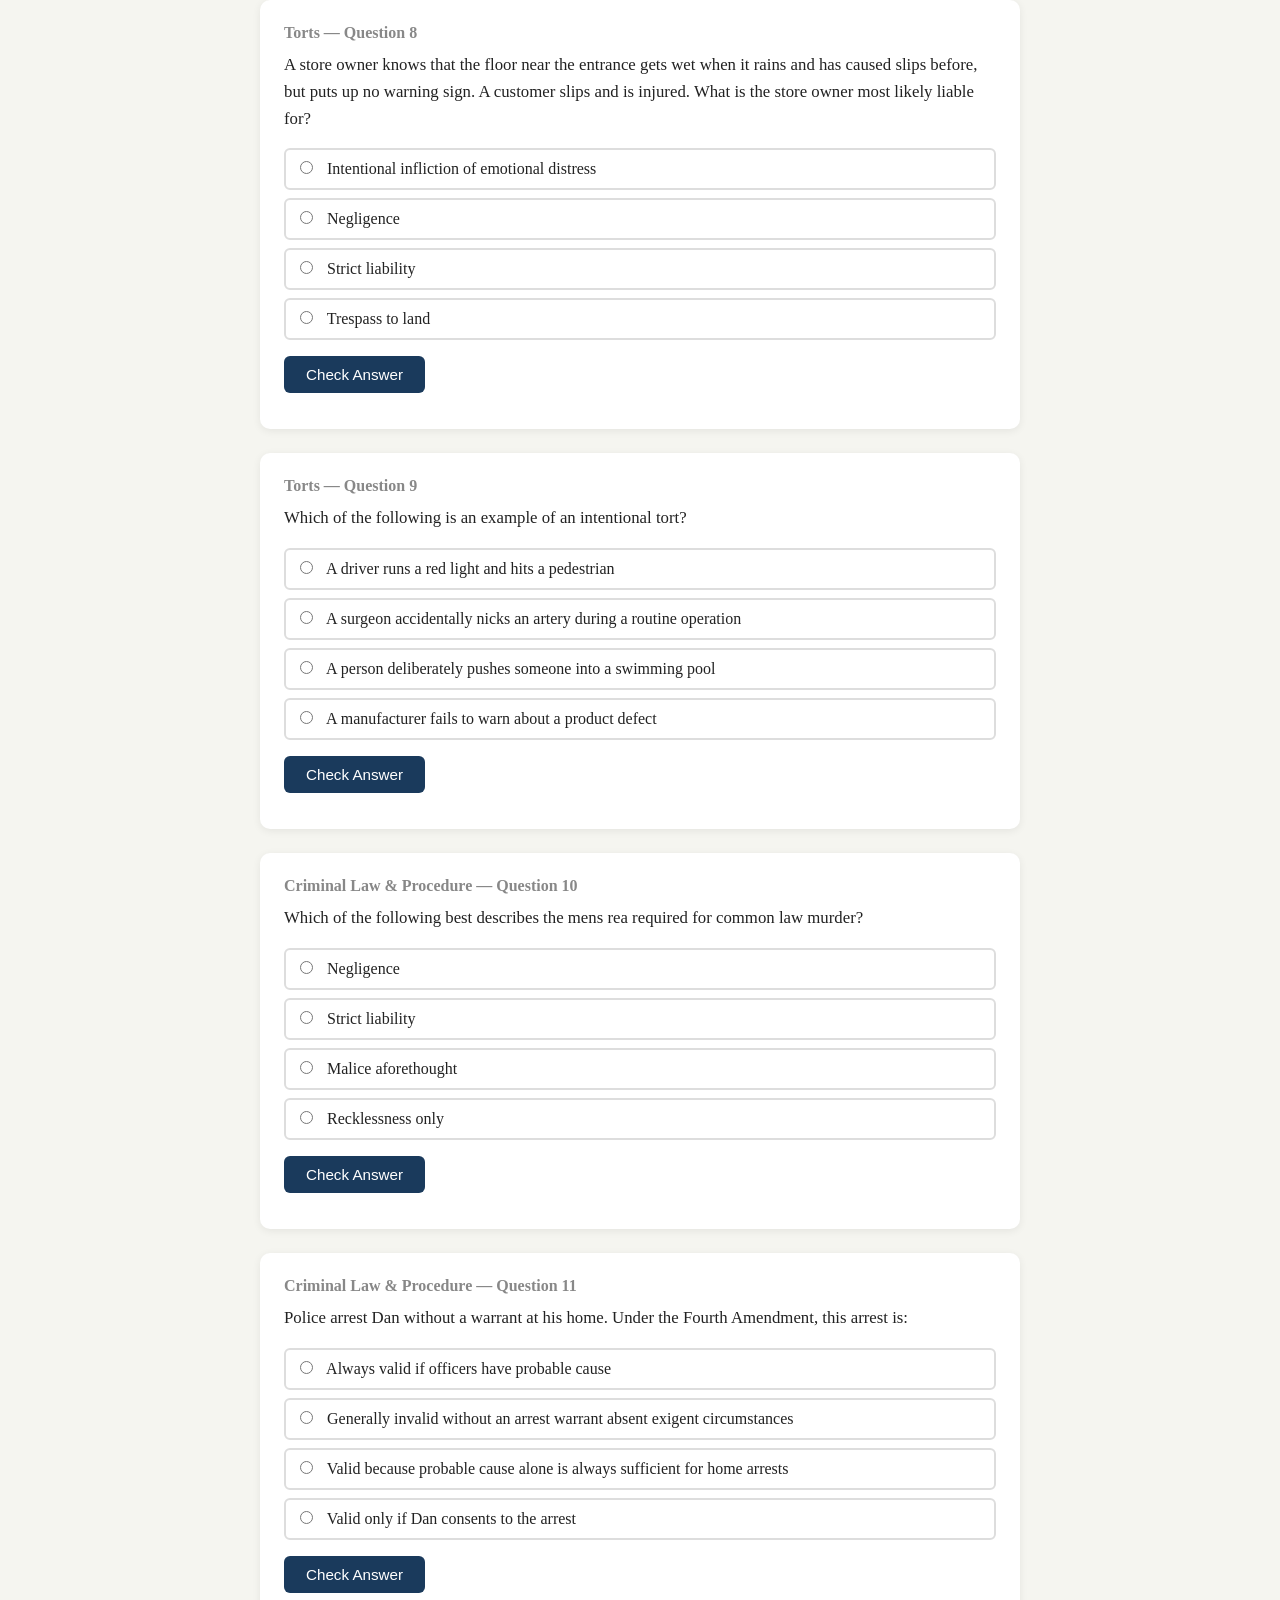
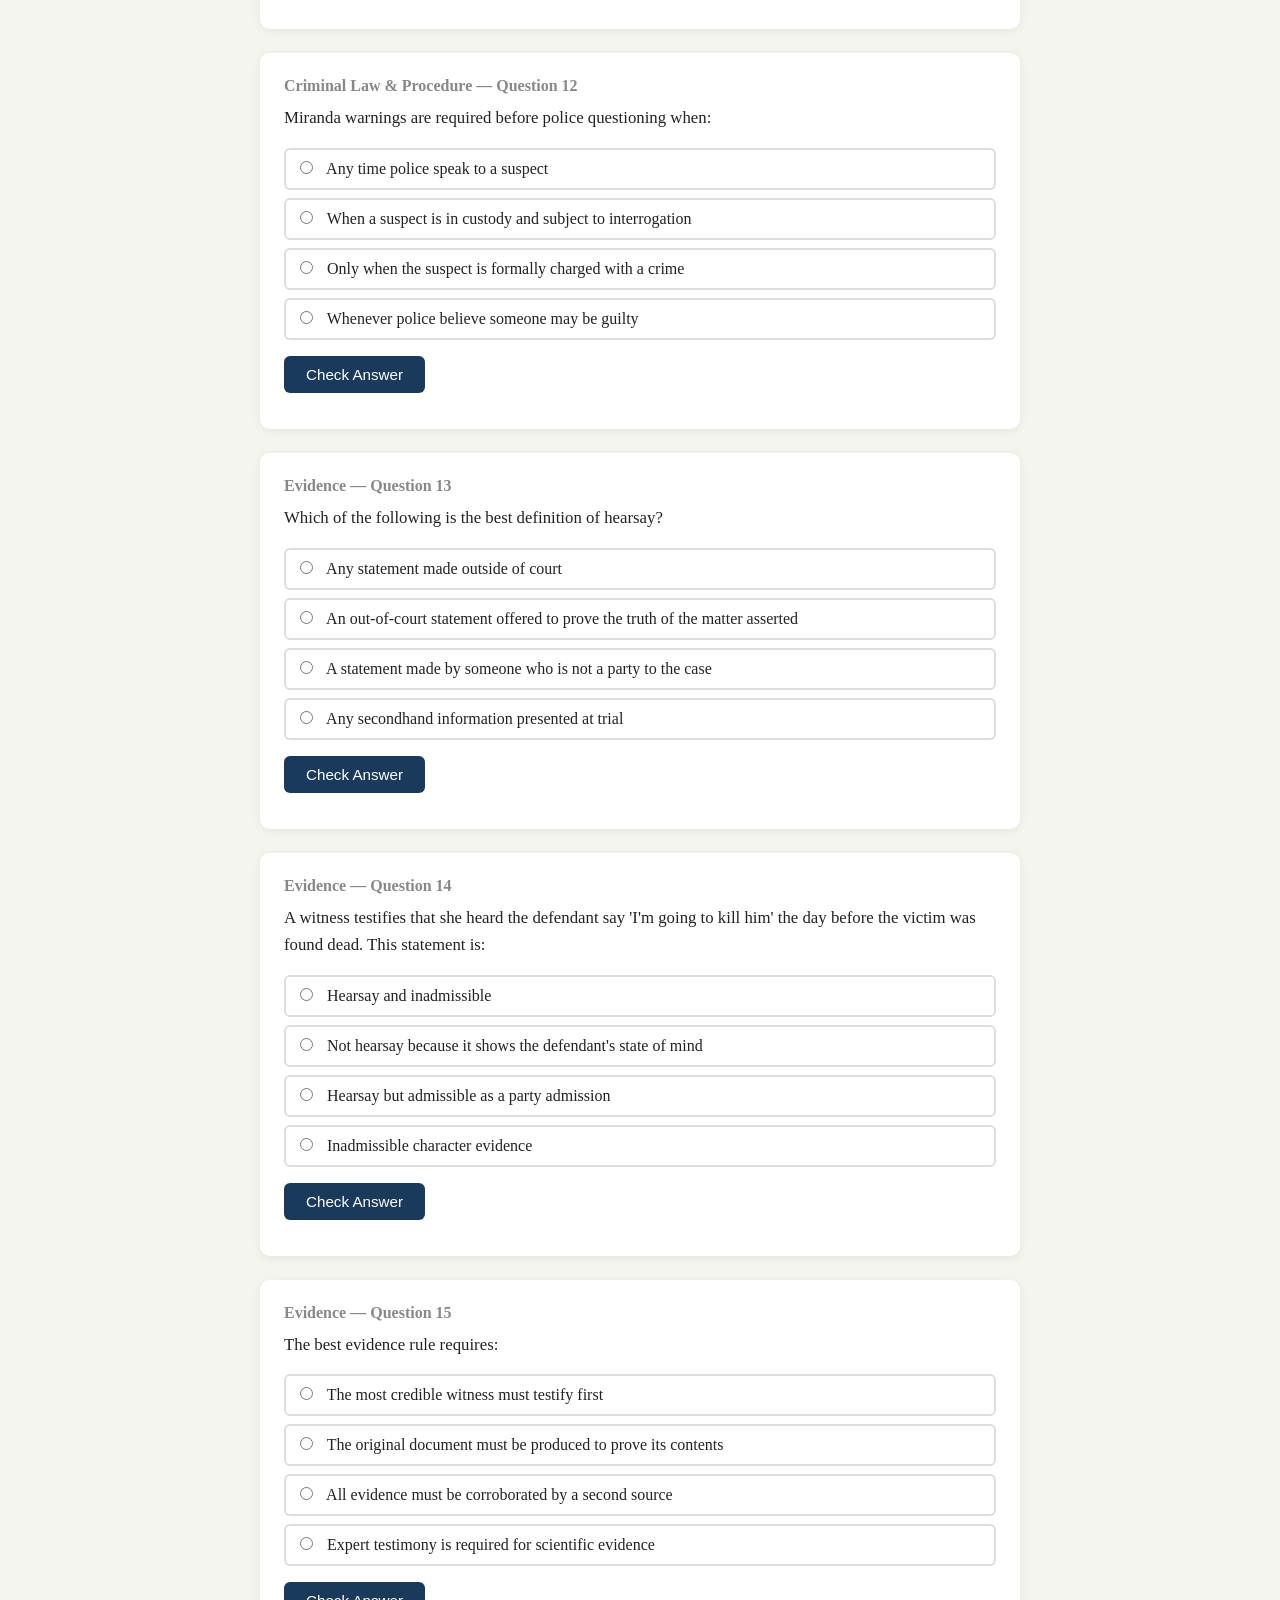
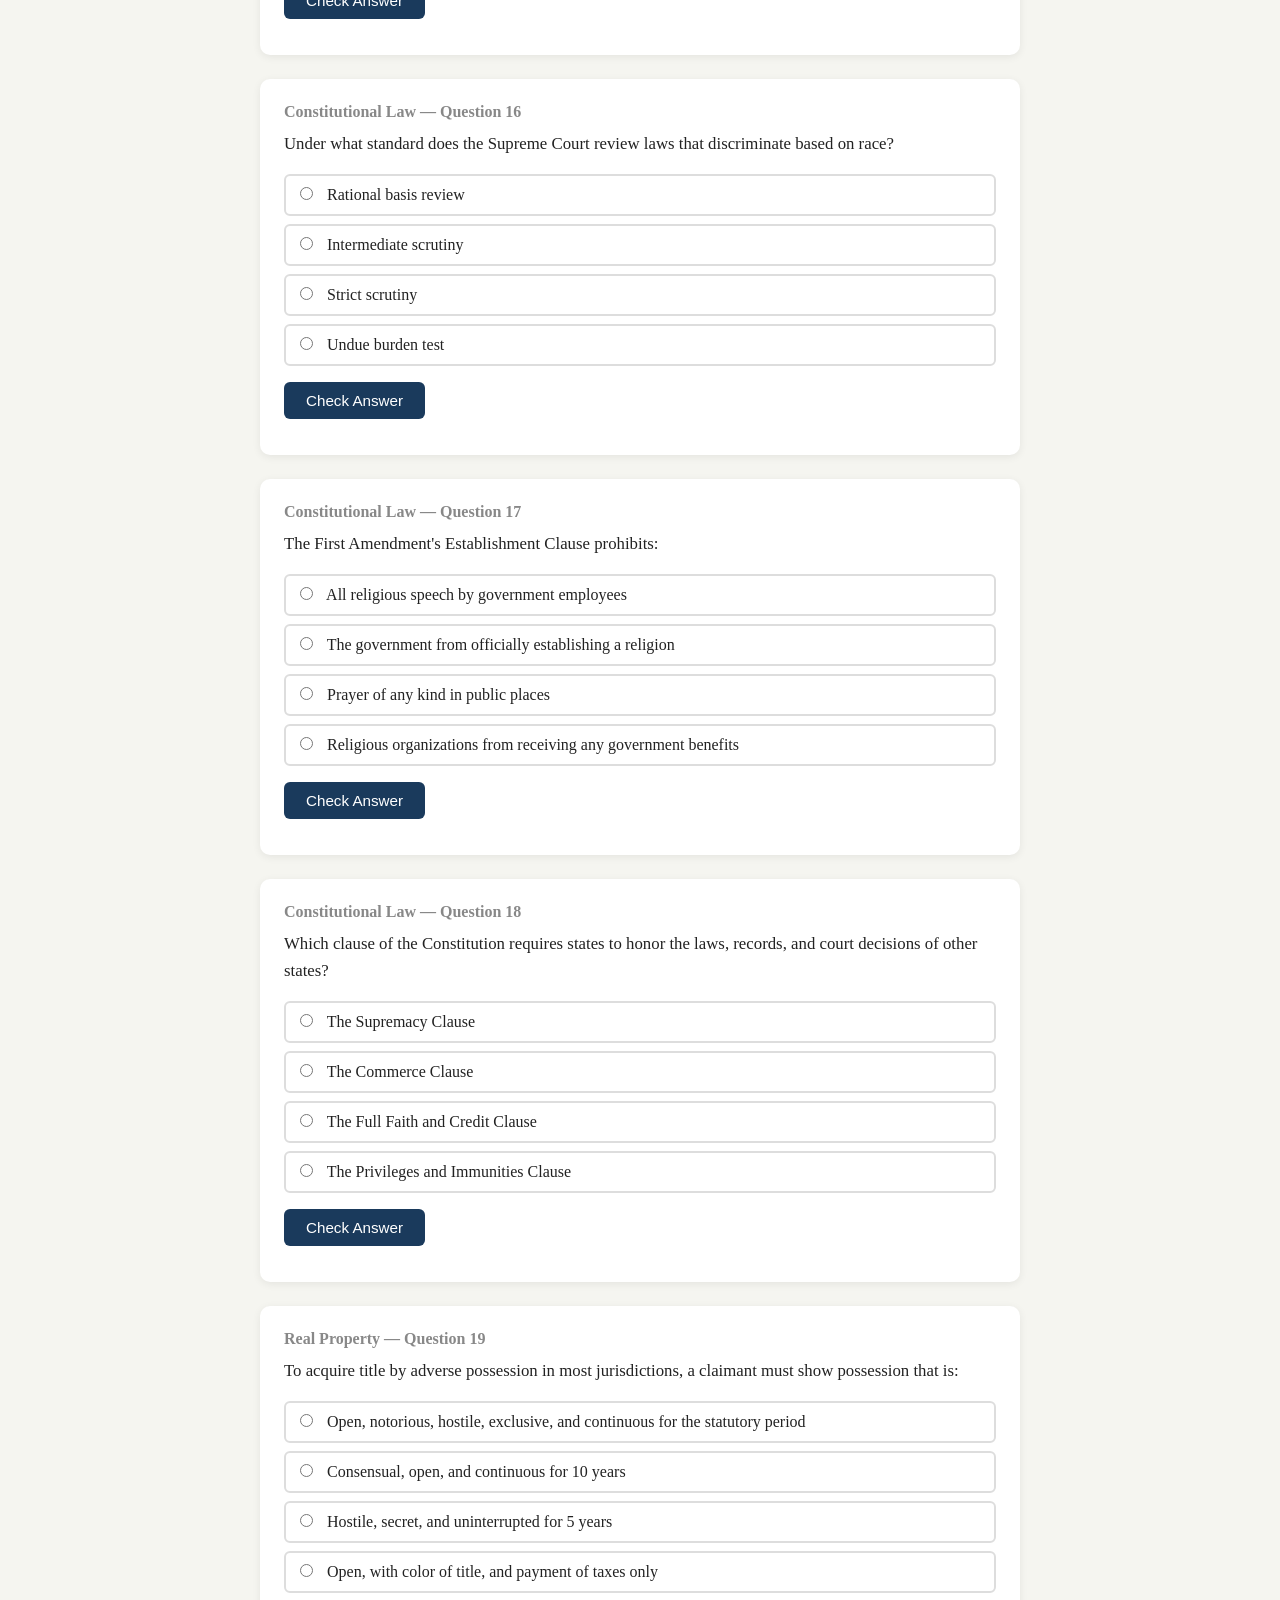
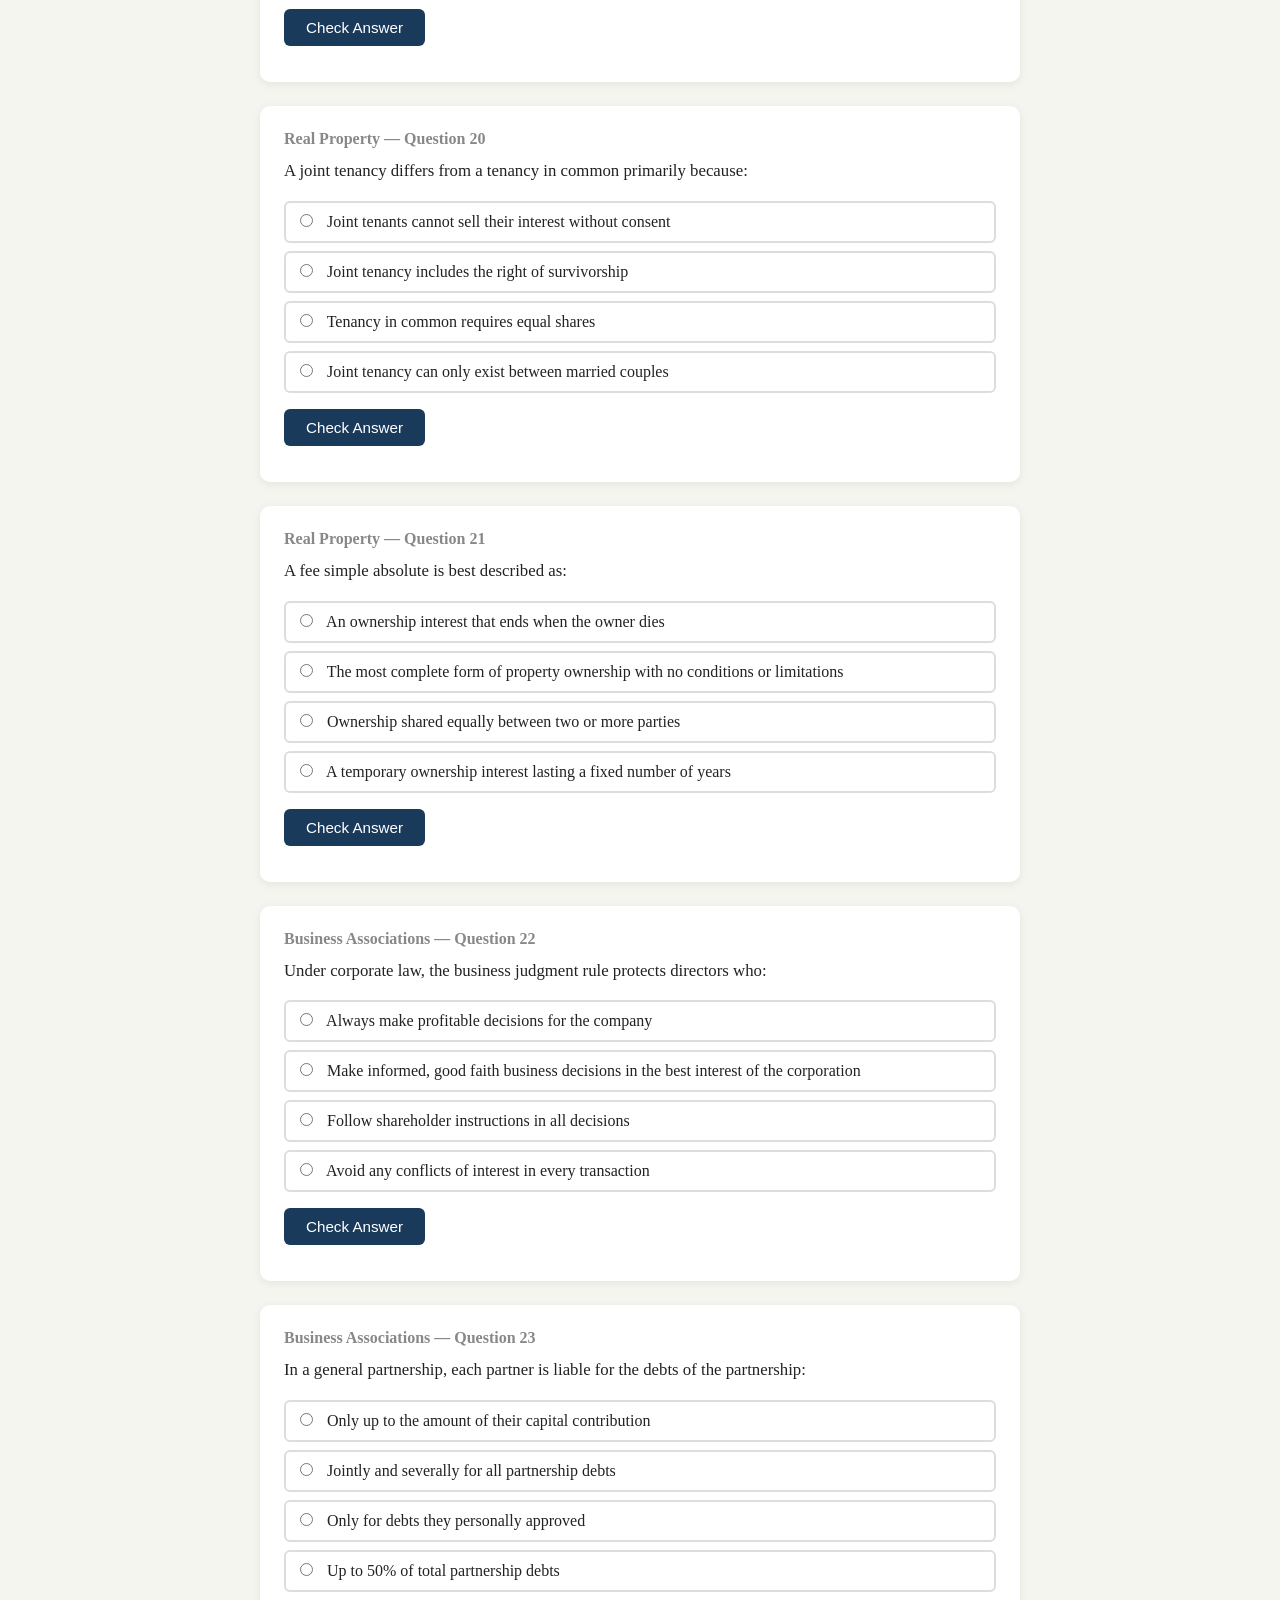
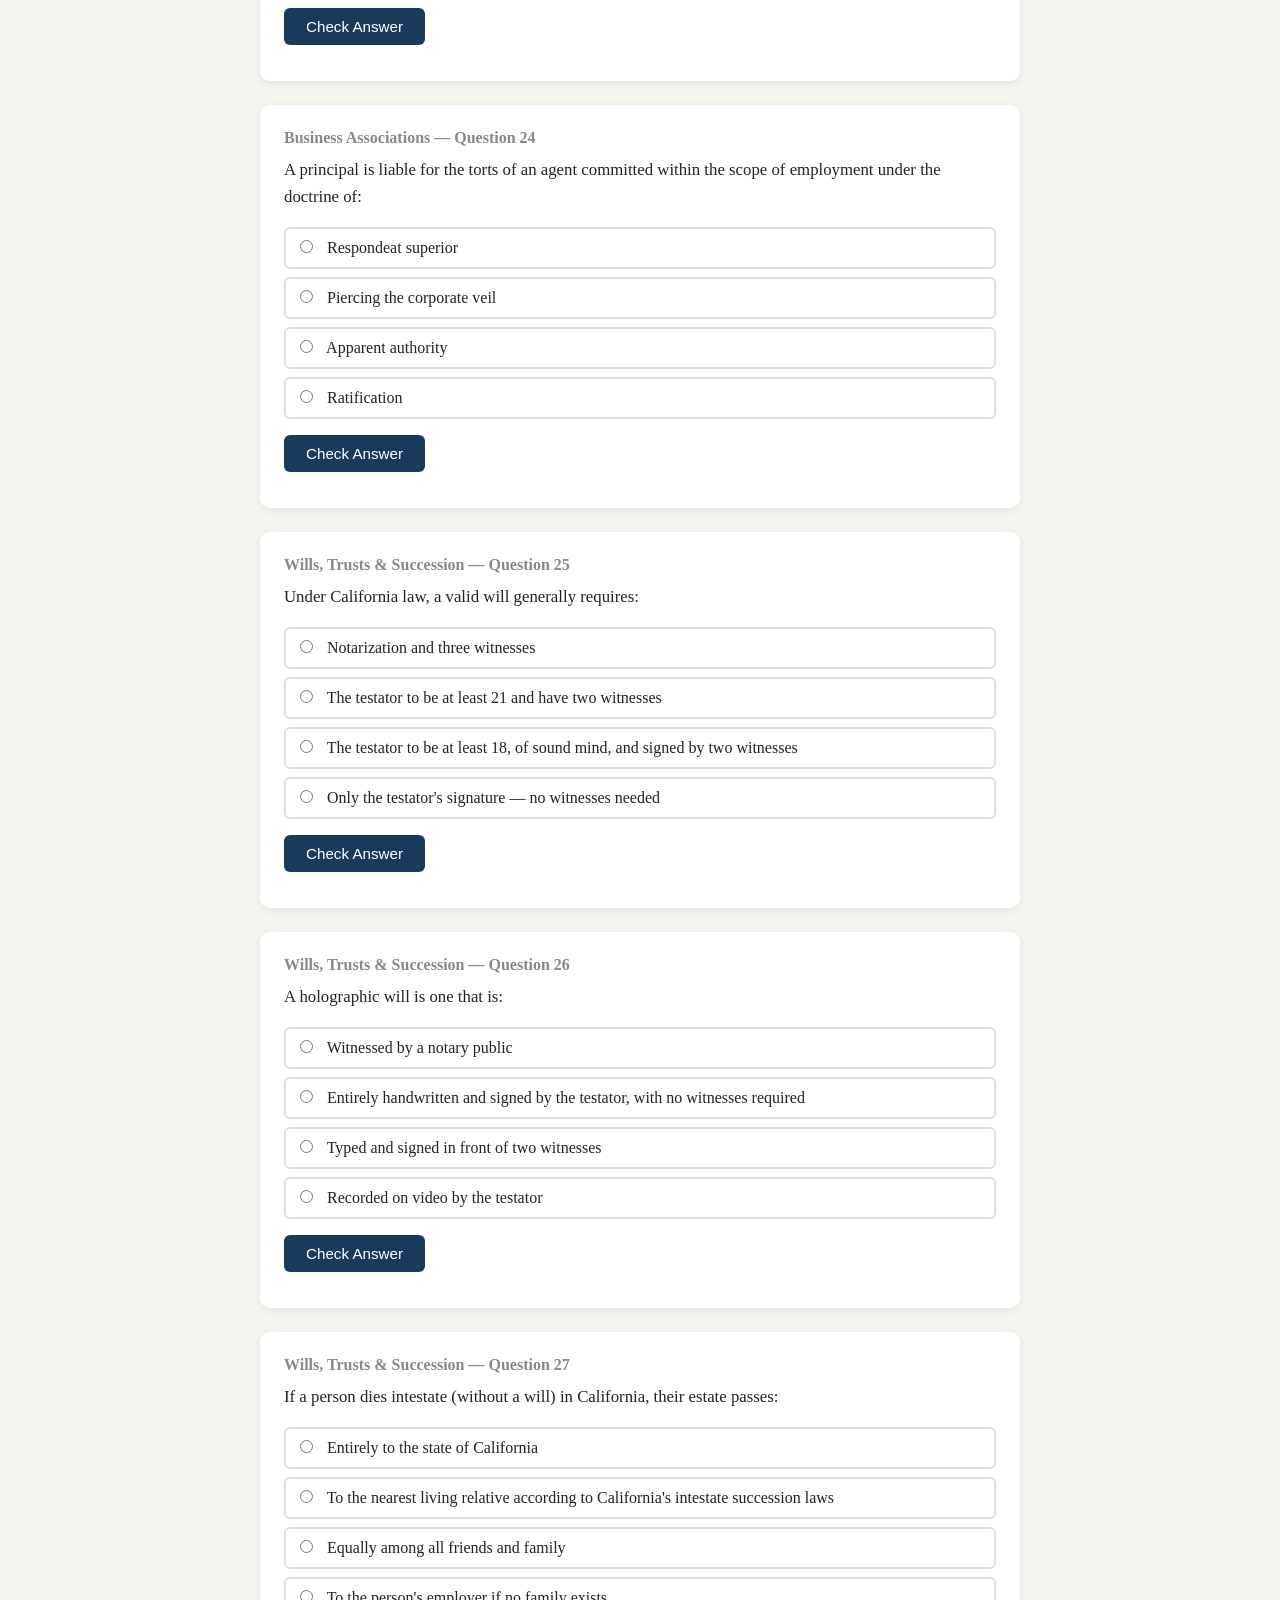
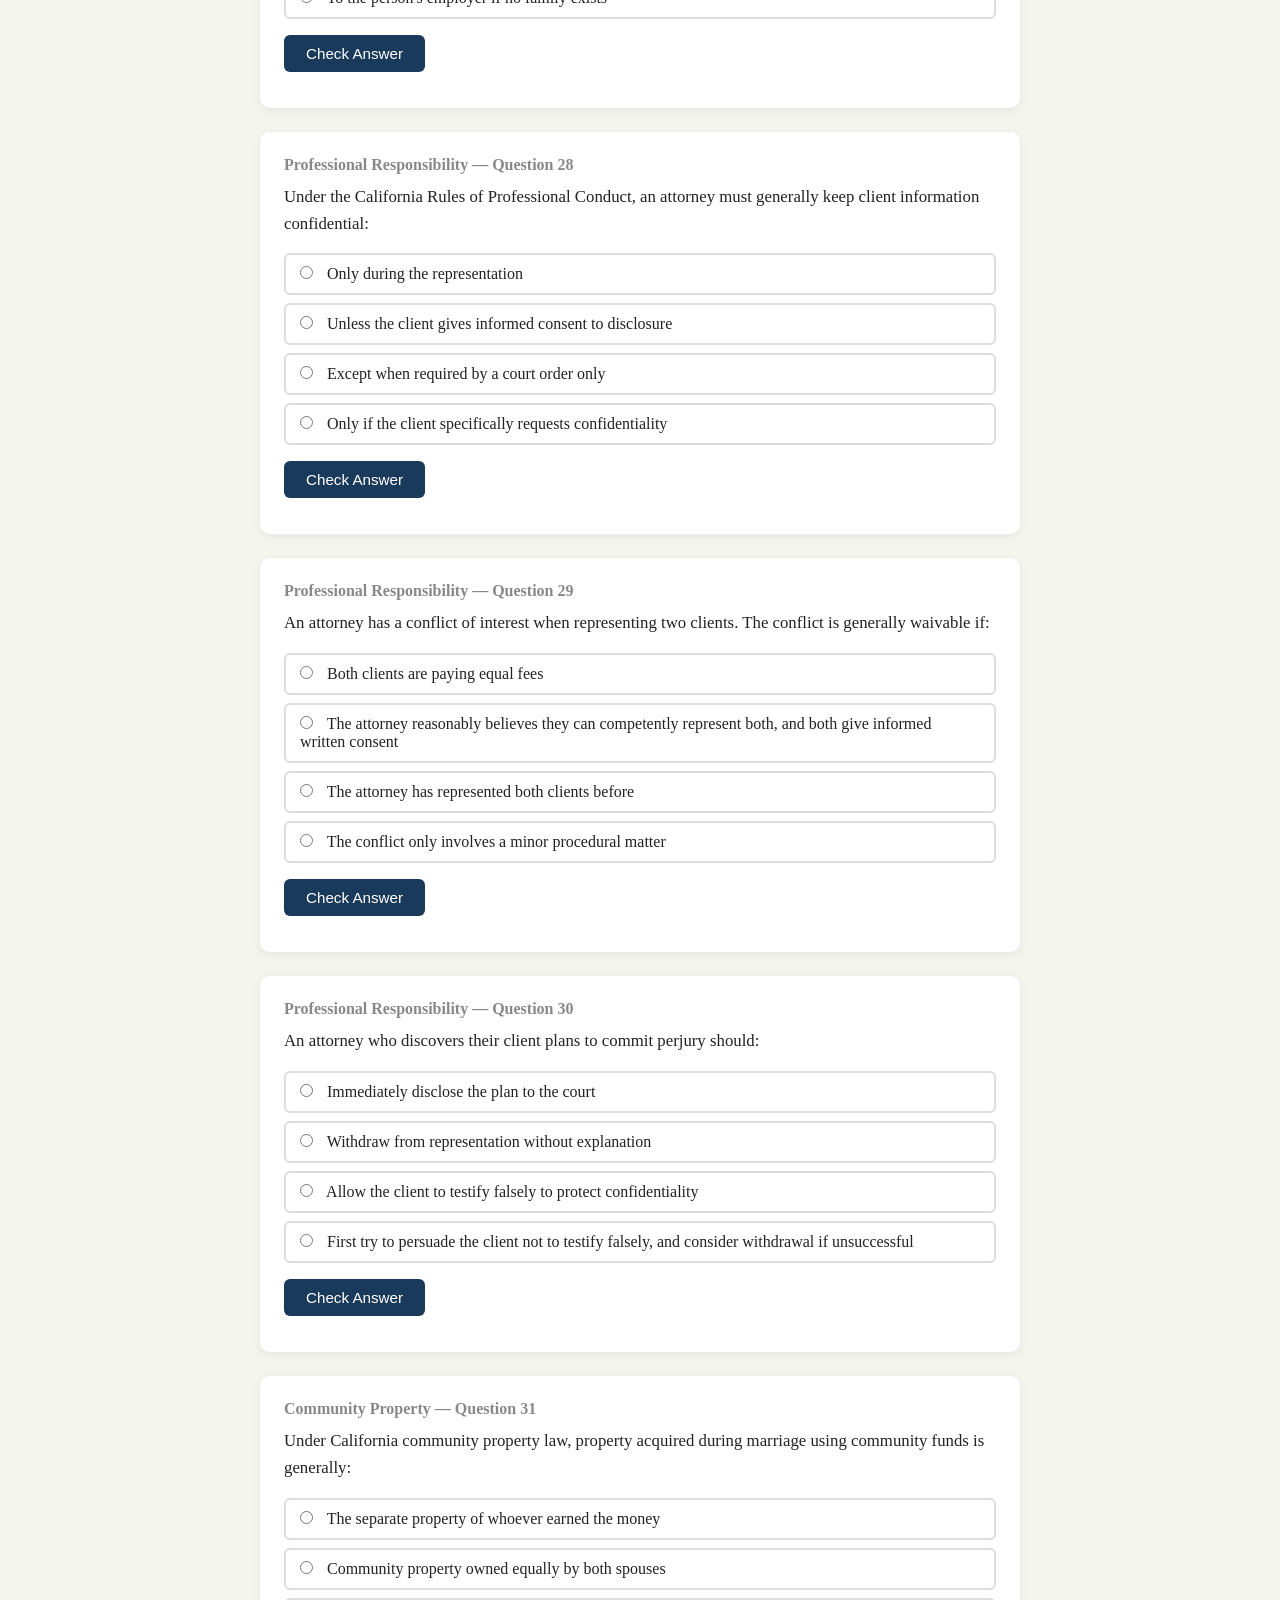
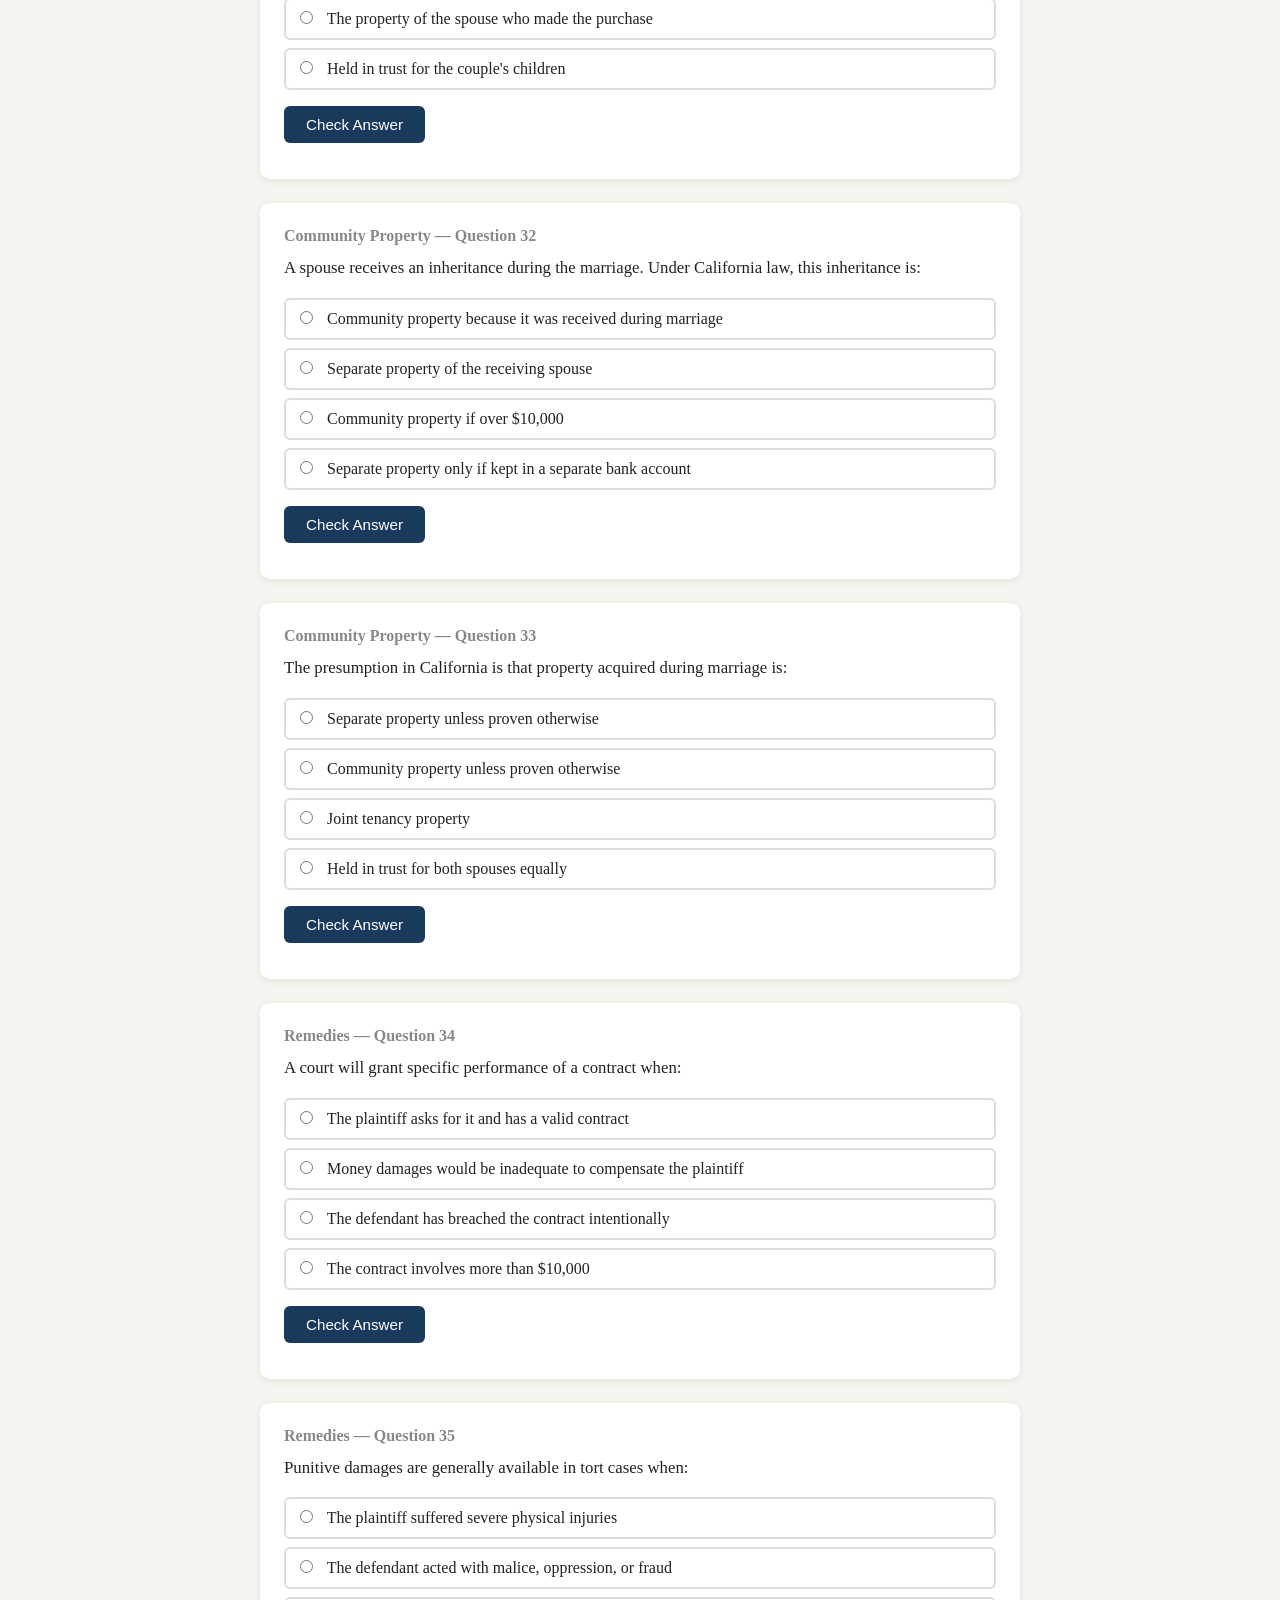
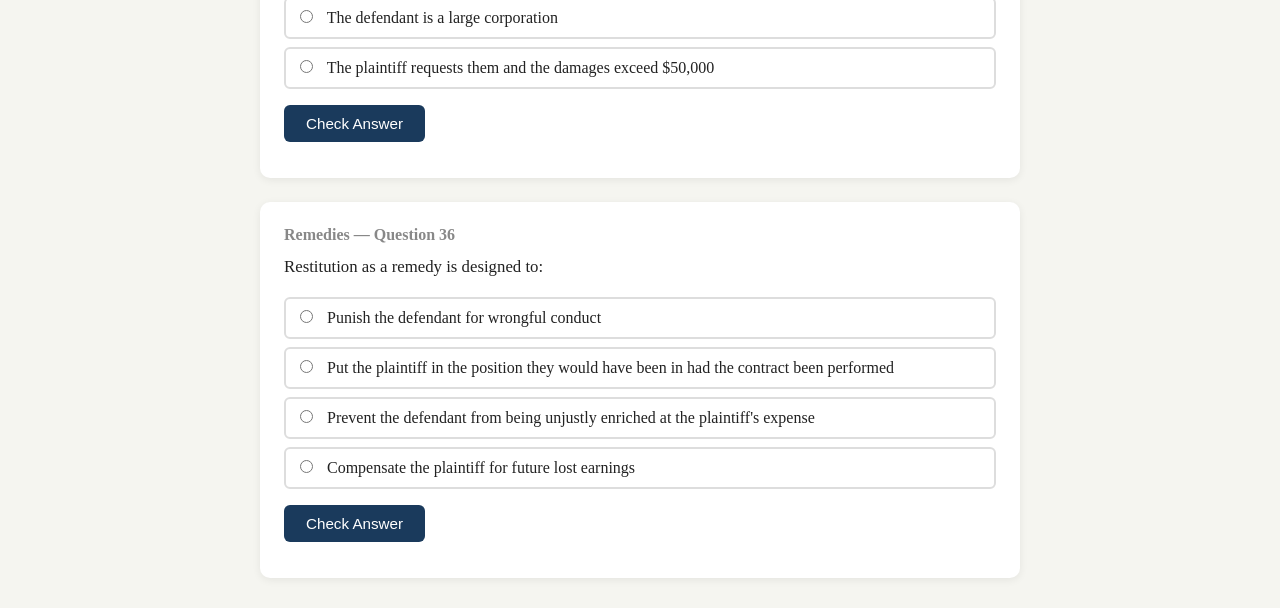
<file: multiple-choice.html>
<!DOCTYPE html>
<html lang="en">
<head>
    <meta charset="UTF-8">
    <meta name="viewport" content="width=device-width, initial-scale=1.0">
    <title>Multiple Choice — CA Bar Prep</title>
    <link rel="stylesheet" href="style.css">
</head>
<body>

    <!-- HEADER -->
    <header>
        <div class="logo">⚖️ CA Bar Prep</div>
        <nav>
            <a href="index.html">Home</a>
            <a href="multiple-choice.html" class="active">Multiple Choice</a>
            <a href="essays.html">Essays</a>
            <a href="flashcards.html">Flashcards</a>
            <a href="law-updates.html">Law Updates</a>
        </nav>
    </header>

    <!-- PAGE TITLE -->
    <div class="page-title">
        <h1>✅ Multiple Choice Practice</h1>
        <p>Select a subject to filter questions</p>
    </div>

    <!-- SUBJECT FILTER BUTTONS -->
    <div class="filter-bar">
        <button class="filter-btn active" onclick="filterQuestions('all')">All Subjects</button>
        <button class="filter-btn" onclick="filterQuestions('civil-procedure')">Civil Procedure</button>
        <button class="filter-btn" onclick="filterQuestions('contracts')">Contracts</button>
        <button class="filter-btn" onclick="filterQuestions('torts')">Torts</button>
        <button class="filter-btn" onclick="filterQuestions('criminal')">Criminal Law</button>
        <button class="filter-btn" onclick="filterQuestions('evidence')">Evidence</button>
        <button class="filter-btn" onclick="filterQuestions('constitutional')">Constitutional Law</button>
        <button class="filter-btn" onclick="filterQuestions('real-property')">Real Property</button>
        <button class="filter-btn" onclick="filterQuestions('business')">Business Associations</button>
        <button class="filter-btn" onclick="filterQuestions('wills')">Wills & Trusts</button>
        <button class="filter-btn" onclick="filterQuestions('professional')">Professional Responsibility</button>
        <button class="filter-btn" onclick="filterQuestions('community')">Community Property</button>
        <button class="filter-btn" onclick="filterQuestions('remedies')">Remedies</button>
    </div>

    <!-- QUESTIONS AREA -->
    <div class="question-container" id="questions-area"></div>

    <script src="questions.js"></script>
    <script>
        function renderQuestions(filter) {
            const area = document.getElementById('questions-area');
            const filtered = filter === 'all'
                ? questions
                : questions.filter(q => q.subject === filter);

            if (filtered.length === 0) {
                area.innerHTML = '<p style="text-align:center;padding:40px;color:#888;">No questions found for this subject yet.</p>';
                return;
            }

            area.innerHTML = filtered.map((q, i) => `
                <div class="question-card" data-subject="${q.subject}">
                    <h3>${q.subjectLabel} — Question ${i + 1}</h3>
                    <p>${q.question}</p>
                    <div class="options">
                        ${q.options.map((opt, j) => `
                            <label>
                                <input type="radio" name="q${i}" value="${j}">
                                ${opt}
                            </label>
                        `).join('')}
                    </div>
                    <button class="check-btn" onclick="checkAnswer(${i}, ${q.correct}, this)">Check Answer</button>
                    <div class="result-msg" id="result-${i}"></div>
                    <div class="explanation" id="explanation-${i}" style="display:none; margin-top:10px; padding:10px; background:#f0f7ff; border-radius:6px; color:#333;">${q.explanation}</div>
                </div>
            `).join('');
        }

        function checkAnswer(index, correct, btn) {
            const selected = document.querySelector(`input[name="q${index}"]:checked`);
            const resultDiv = document.getElementById(`result-${index}`);
            const explanationDiv = document.getElementById(`explanation-${index}`);

            if (!selected) {
                resultDiv.textContent = 'Please select an answer first.';
                resultDiv.className = 'result-msg';
                return;
            }

            if (parseInt(selected.value) === correct) {
                resultDiv.textContent = '✅ Correct!';
                resultDiv.className = 'result-msg correct';
            } else {
                resultDiv.textContent = '❌ Incorrect. See explanation below.';
                resultDiv.className = 'result-msg incorrect';
            }

            explanationDiv.style.display = 'block';
            btn.disabled = true;
        }

        function filterQuestions(subject) {
            document.querySelectorAll('.filter-btn').forEach(btn => btn.classList.remove('active'));
            event.target.classList.add('active');
            renderQuestions(subject);
        }

        renderQuestions('all');
    </script>

</body>
</html>
</file>
<file: style.css>
/* ===== GENERAL SETUP ===== */
* {
    margin: 0;
    padding: 0;
    box-sizing: border-box;
}

body {
    font-family: Georgia, serif;
    background-color: #f5f5f0;
    color: #222;
}

/* ===== HEADER & NAVIGATION ===== */
header {
    background-color: #1a3a5c;
    padding: 15px 30px;
    display: flex;
    align-items: center;
    justify-content: space-between;
    flex-wrap: wrap;
    gap: 10px;
}

.logo {
    color: #f0c040;
    font-size: 1.4em;
    font-weight: bold;
    letter-spacing: 1px;
}

nav a {
    color: #ffffff;
    text-decoration: none;
    margin-left: 20px;
    font-size: 0.95em;
    padding: 6px 12px;
    border-radius: 4px;
    transition: background 0.2s;
}

nav a:hover, nav a.active {
    background-color: #f0c040;
    color: #1a3a5c;
}

/* ===== HERO SECTION ===== */
.hero {
    text-align: center;
    padding: 60px 20px 40px;
    background: linear-gradient(135deg, #1a3a5c, #2e6da4);
    color: white;
}

.hero h1 {
    font-size: 2.4em;
    margin-bottom: 12px;
}

.hero p {
    font-size: 1.1em;
    opacity: 0.9;
}

/* ===== SUBJECTS SECTION ===== */
.subjects {
    padding: 40px 30px;
    text-align: center;
}

.subjects h2 {
    font-size: 1.6em;
    margin-bottom: 20px;
    color: #1a3a5c;
}

.subject-grid {
    display: grid;
    grid-template-columns: repeat(auto-fill, minmax(180px, 1fr));
    gap: 14px;
    max-width: 900px;
    margin: 0 auto;
}

.subject-card {
    background: white;
    border: 2px solid #1a3a5c;
    border-radius: 8px;
    padding: 14px 10px;
    font-size: 0.9em;
    font-weight: bold;
    color: #1a3a5c;
}

/* ===== FEATURES SECTION ===== */
.features {
    padding: 40px 30px;
    background-color: #eaeae4;
    text-align: center;
}

.features h2 {
    font-size: 1.6em;
    margin-bottom: 20px;
    color: #1a3a5c;
}

.feature-grid {
    display: grid;
    grid-template-columns: repeat(auto-fill, minmax(200px, 1fr));
    gap: 20px;
    max-width: 900px;
    margin: 0 auto;
}

.feature-card {
    background: white;
    border-radius: 10px;
    padding: 24px 16px;
    text-decoration: none;
    color: #222;
    box-shadow: 0 2px 8px rgba(0,0,0,0.08);
    transition: transform 0.2s, box-shadow 0.2s;
}

.feature-card:hover {
    transform: translateY(-4px);
    box-shadow: 0 6px 16px rgba(0,0,0,0.13);
}

.feature-card h3 {
    font-size: 1.1em;
    margin-bottom: 8px;
    color: #1a3a5c;
}

.feature-card p {
    font-size: 0.88em;
    color: #555;
}

/* ===== FOOTER ===== */
footer {
    text-align: center;
    padding: 24px;
    background-color: #1a3a5c;
    color: #aac4e0;
    font-size: 0.9em;
}

/* ===== PAGE TITLES (for inner pages) ===== */
.page-title {
    background-color: #1a3a5c;
    color: white;
    padding: 30px;
    text-align: center;
}

.page-title h1 {
    font-size: 2em;
}

/* ===== SUBJECT FILTER BUTTONS ===== */
.filter-bar {
    display: flex;
    flex-wrap: wrap;
    gap: 10px;
    padding: 20px 30px;
    justify-content: center;
    background: white;
    border-bottom: 1px solid #ddd;
}

.filter-btn {
    background: #f0f0f0;
    border: 2px solid #1a3a5c;
    color: #1a3a5c;
    padding: 7px 14px;
    border-radius: 20px;
    cursor: pointer;
    font-size: 0.85em;
    transition: all 0.2s;
}

.filter-btn:hover, .filter-btn.active {
    background: #1a3a5c;
    color: white;
}

/* ===== MULTIPLE CHOICE ===== */
.question-container {
    max-width: 800px;
    margin: 30px auto;
    padding: 0 20px;
}

.question-card {
    background: white;
    border-radius: 10px;
    padding: 24px;
    margin-bottom: 24px;
    box-shadow: 0 2px 8px rgba(0,0,0,0.07);
}

.question-card h3 {
    font-size: 1em;
    color: #888;
    margin-bottom: 10px;
}

.question-card p {
    font-size: 1.05em;
    margin-bottom: 16px;
    line-height: 1.6;
}

.options label {
    display: block;
    padding: 10px 14px;
    margin-bottom: 8px;
    border-radius: 6px;
    border: 2px solid #ddd;
    cursor: pointer;
    transition: border-color 0.2s;
}

.options label:hover {
    border-color: #2e6da4;
}

.options input[type="radio"] {
    margin-right: 10px;
}

.check-btn {
    background: #1a3a5c;
    color: white;
    border: none;
    padding: 10px 22px;
    border-radius: 6px;
    cursor: pointer;
    font-size: 0.95em;
    margin-top: 8px;
}

.check-btn:hover {
    background: #2e6da4;
}

.result-msg {
    margin-top: 12px;
    font-weight: bold;
    font-size: 1em;
}

.correct { color: green; }
.incorrect { color: red; }

/* ===== ESSAYS ===== */
.essay-container {
    max-width: 800px;
    margin: 30px auto;
    padding: 0 20px;
}

.essay-card {
    background: white;
    border-radius: 10px;
    padding: 24px;
    margin-bottom: 30px;
    box-shadow: 0 2px 8px rgba(0,0,0,0.07);
}

.essay-card h3 {
    color: #1a3a5c;
    margin-bottom: 10px;
}

.essay-card p {
    line-height: 1.7;
    margin-bottom: 14px;
    color: #444;
}

.essay-card textarea {
    width: 100%;
    height: 200px;
    padding: 12px;
    border: 2px solid #ddd;
    border-radius: 6px;
    font-size: 0.95em;
    font-family: Georgia, serif;
    resize: vertical;
}

.essay-card textarea:focus {
    border-color: #2e6da4;
    outline: none;
}

/* ===== FLASHCARDS ===== */
.flashcard-container {
    max-width: 700px;
    margin: 40px auto;
    padding: 0 20px;
    text-align: center;
}

.flashcard {
    background: white;
    border-radius: 14px;
    padding: 50px 30px;
    box-shadow: 0 4px 16px rgba(0,0,0,0.1);
    min-height: 220px;
    display: flex;
    align-items: center;
    justify-content: center;
    cursor: pointer;
    transition: transform 0.2s;
    margin-bottom: 20px;
}

.flashcard:hover {
    transform: scale(1.02);
}

.flashcard p {
    font-size: 1.2em;
    line-height: 1.6;
    color: #1a3a5c;
}

.card-controls {
    display: flex;
    justify-content: center;
    gap: 16px;
    margin-top: 10px;
}

.card-btn {
    background: #1a3a5c;
    color: white;
    border: none;
    padding: 10px 24px;
    border-radius: 6px;
    cursor: pointer;
    font-size: 0.95em;
}

.card-btn:hover {
    background: #2e6da4;
}

.card-counter {
    margin-top: 14px;
    color: #888;
    font-size: 0.9em;
}

/* ===== LAW UPDATES ===== */
.updates-container {
    max-width: 800px;
    margin: 30px auto;
    padding: 0 20px;
}

.update-card {
    background: white;
    border-left: 5px solid #f0c040;
    border-radius: 6px;
    padding: 20px 24px;
    margin-bottom: 20px;
    box-shadow: 0 2px 8px rgba(0,0,0,0.07);
}

.update-card h3 {
    color: #1a3a5c;
    margin-bottom: 6px;
}

.update-card .date {
    font-size: 0.82em;
    color: #888;
    margin-bottom: 10px;
}

.update-card p {
    line-height: 1.7;
    color: #444;
}

.update-tag {
    display: inline-block;
    background: #1a3a5c;
    color: white;
    font-size: 0.75em;
    padding: 3px 10px;
    border-radius: 12px;
    margin-bottom: 10px;
}
</file>
